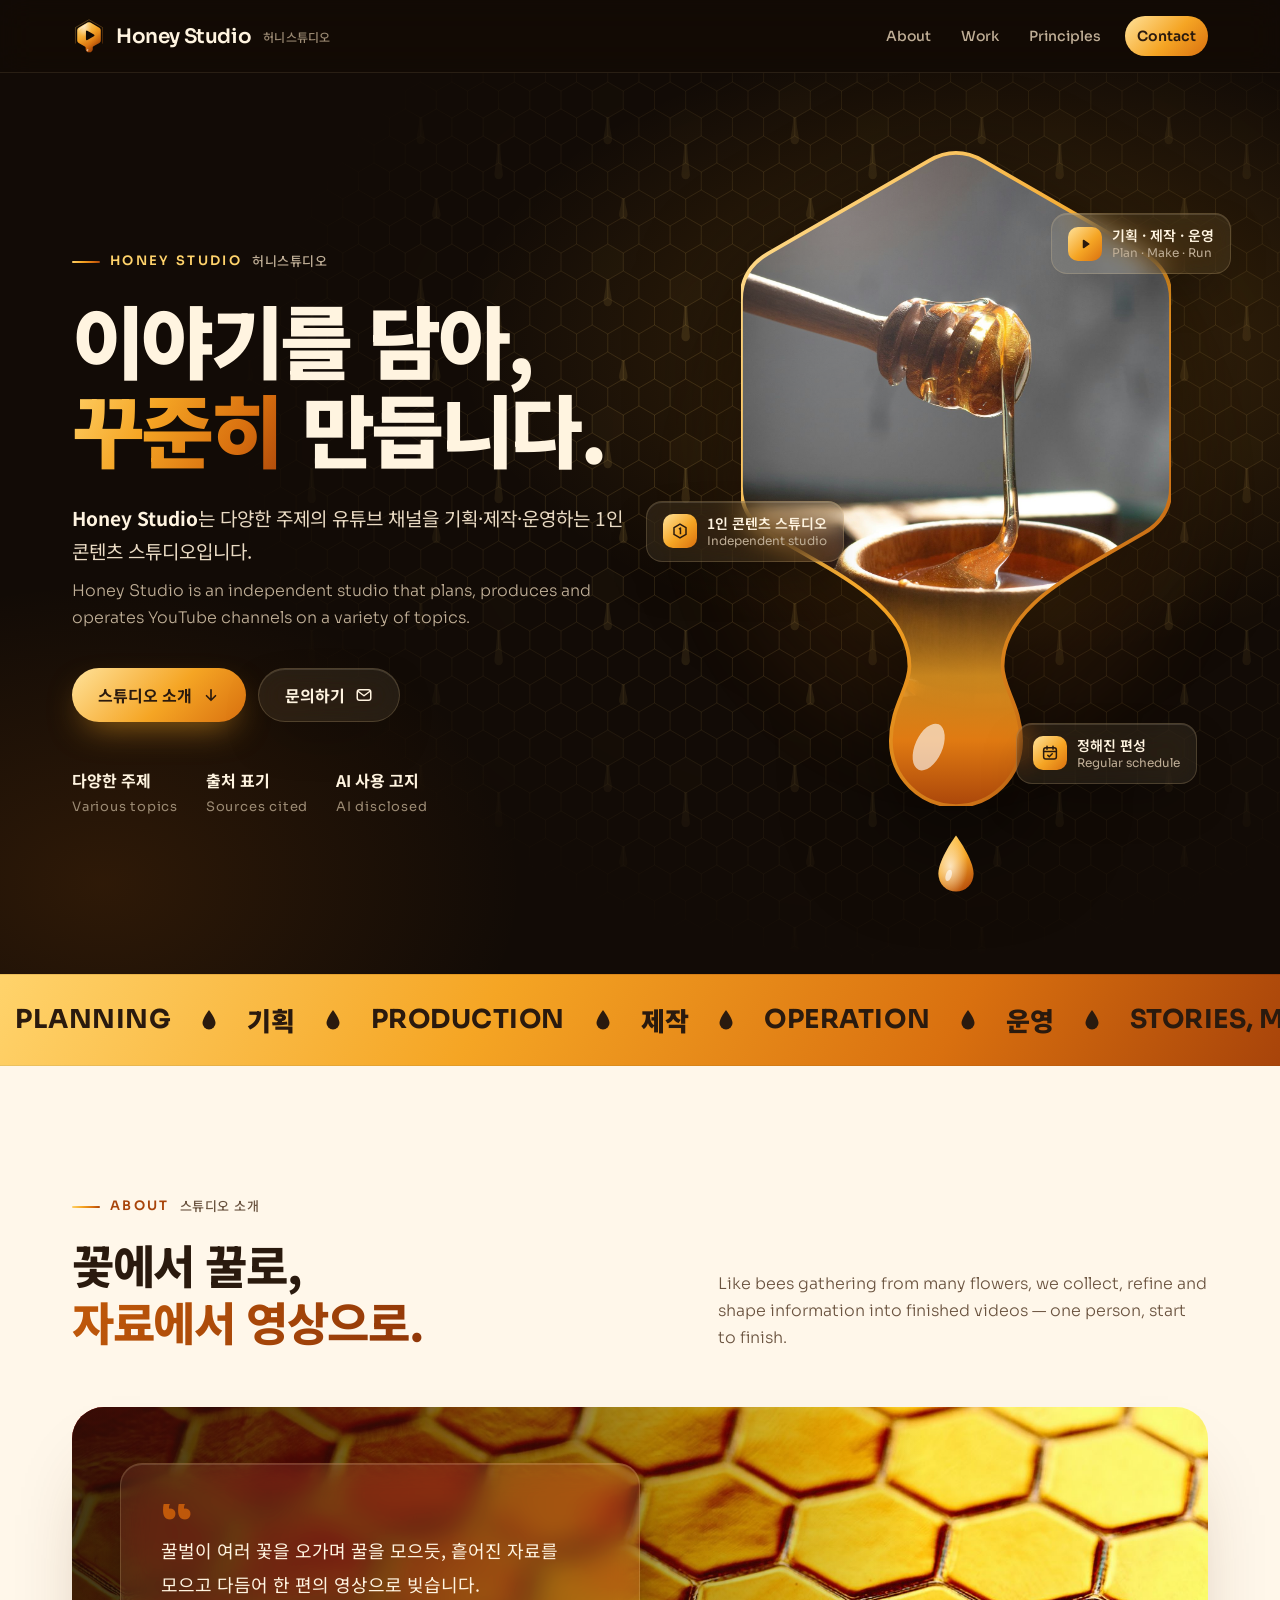
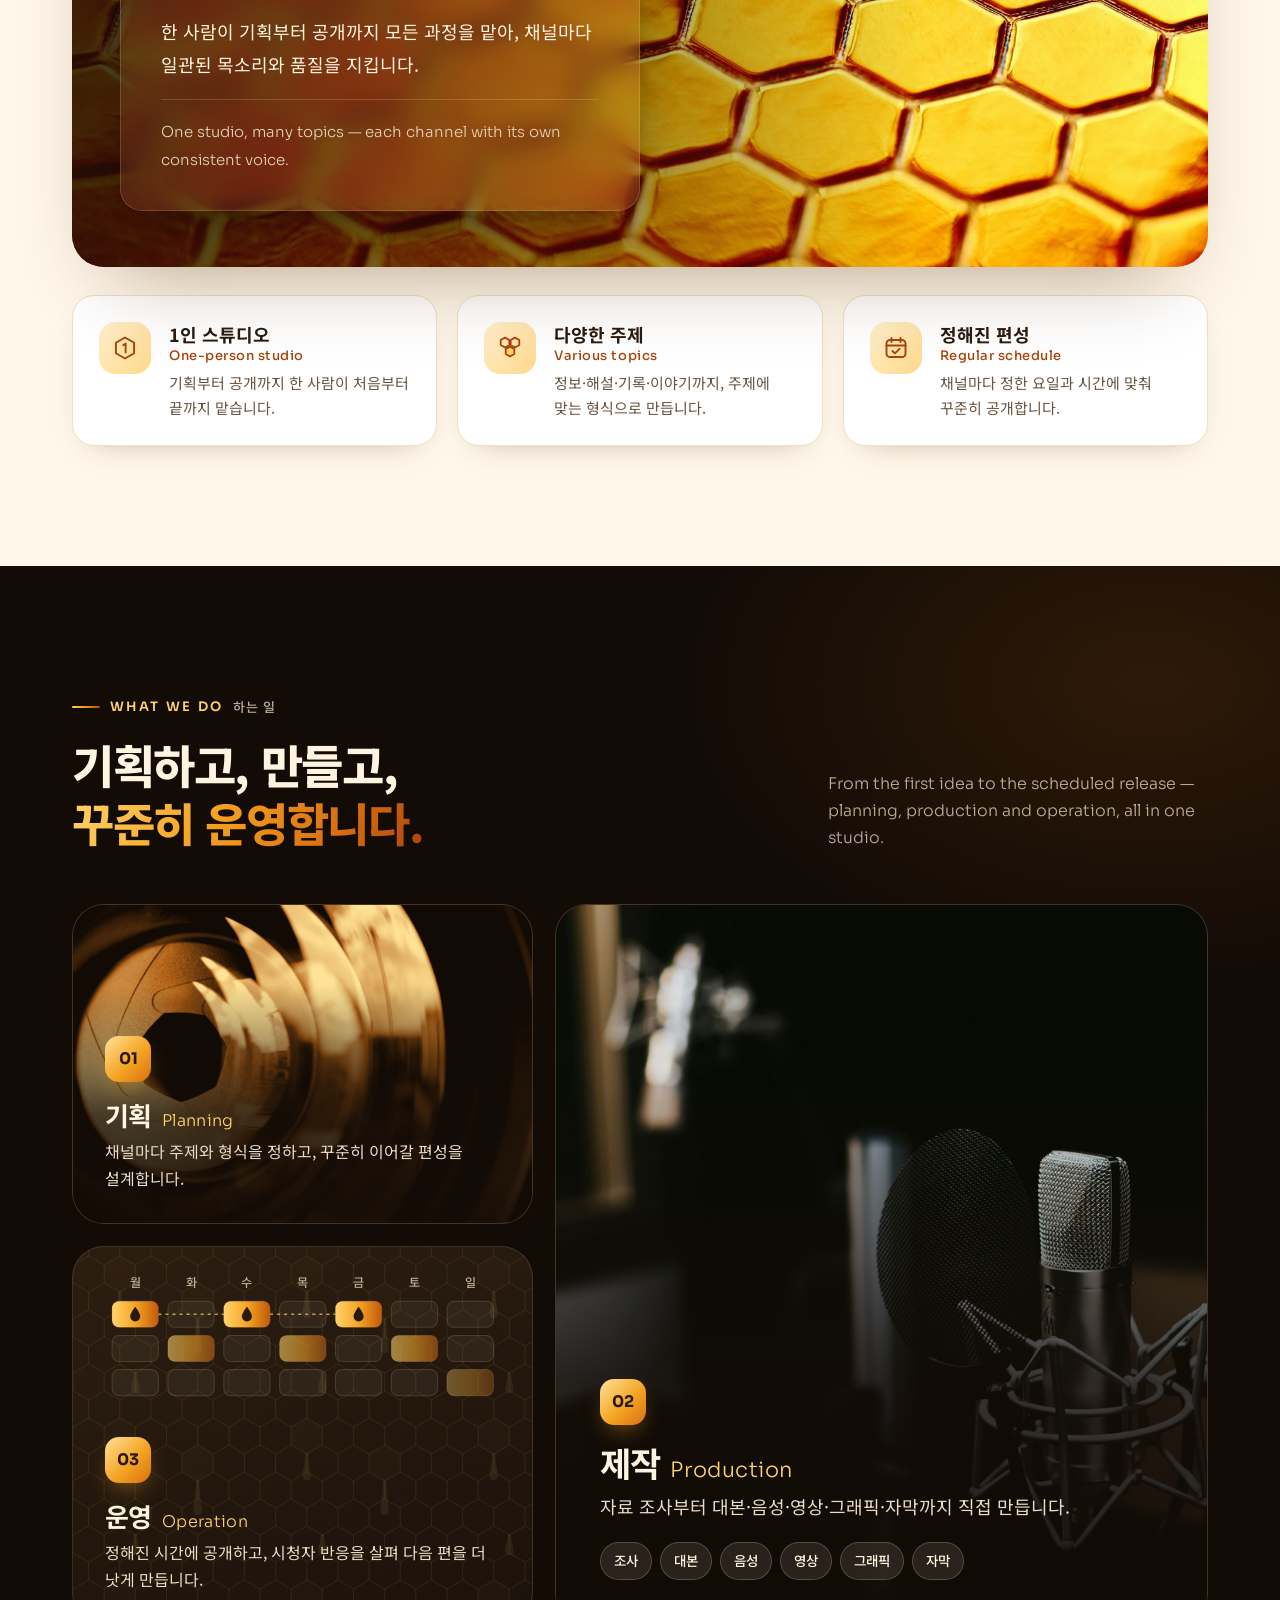
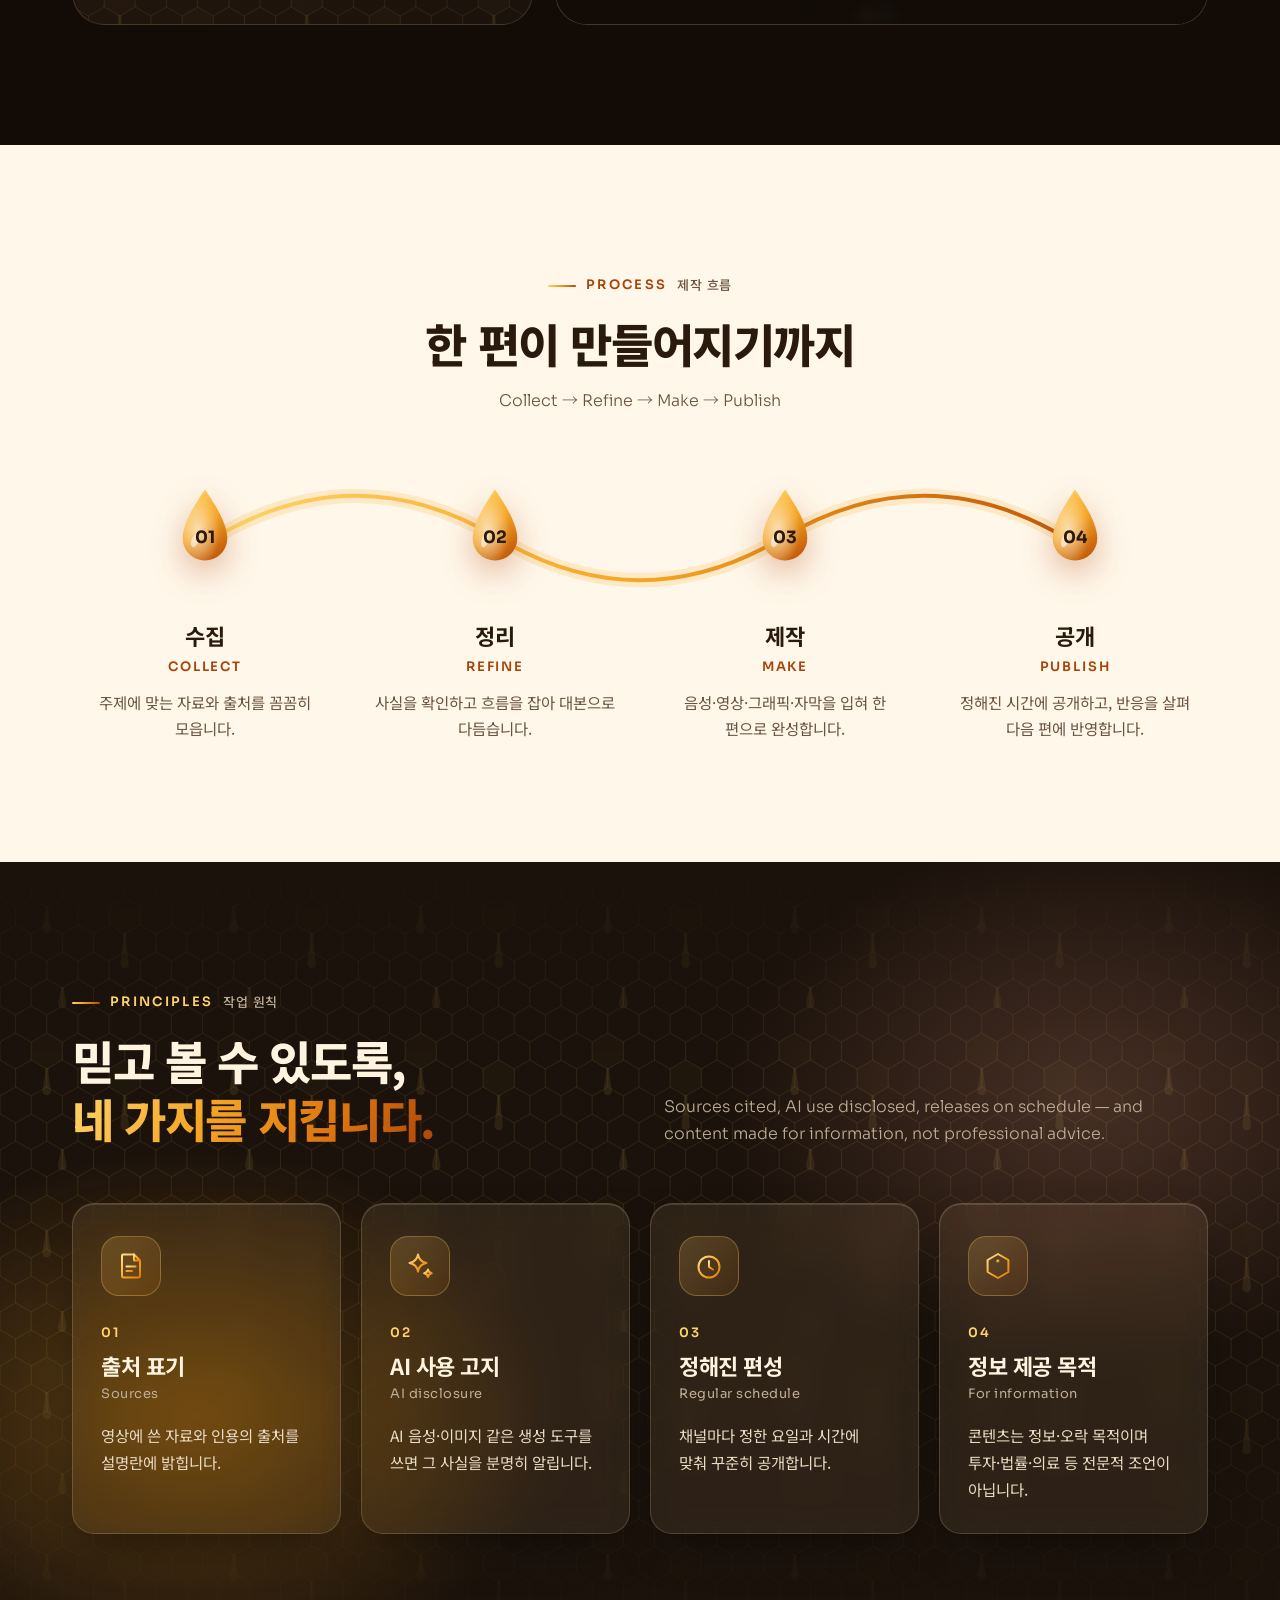
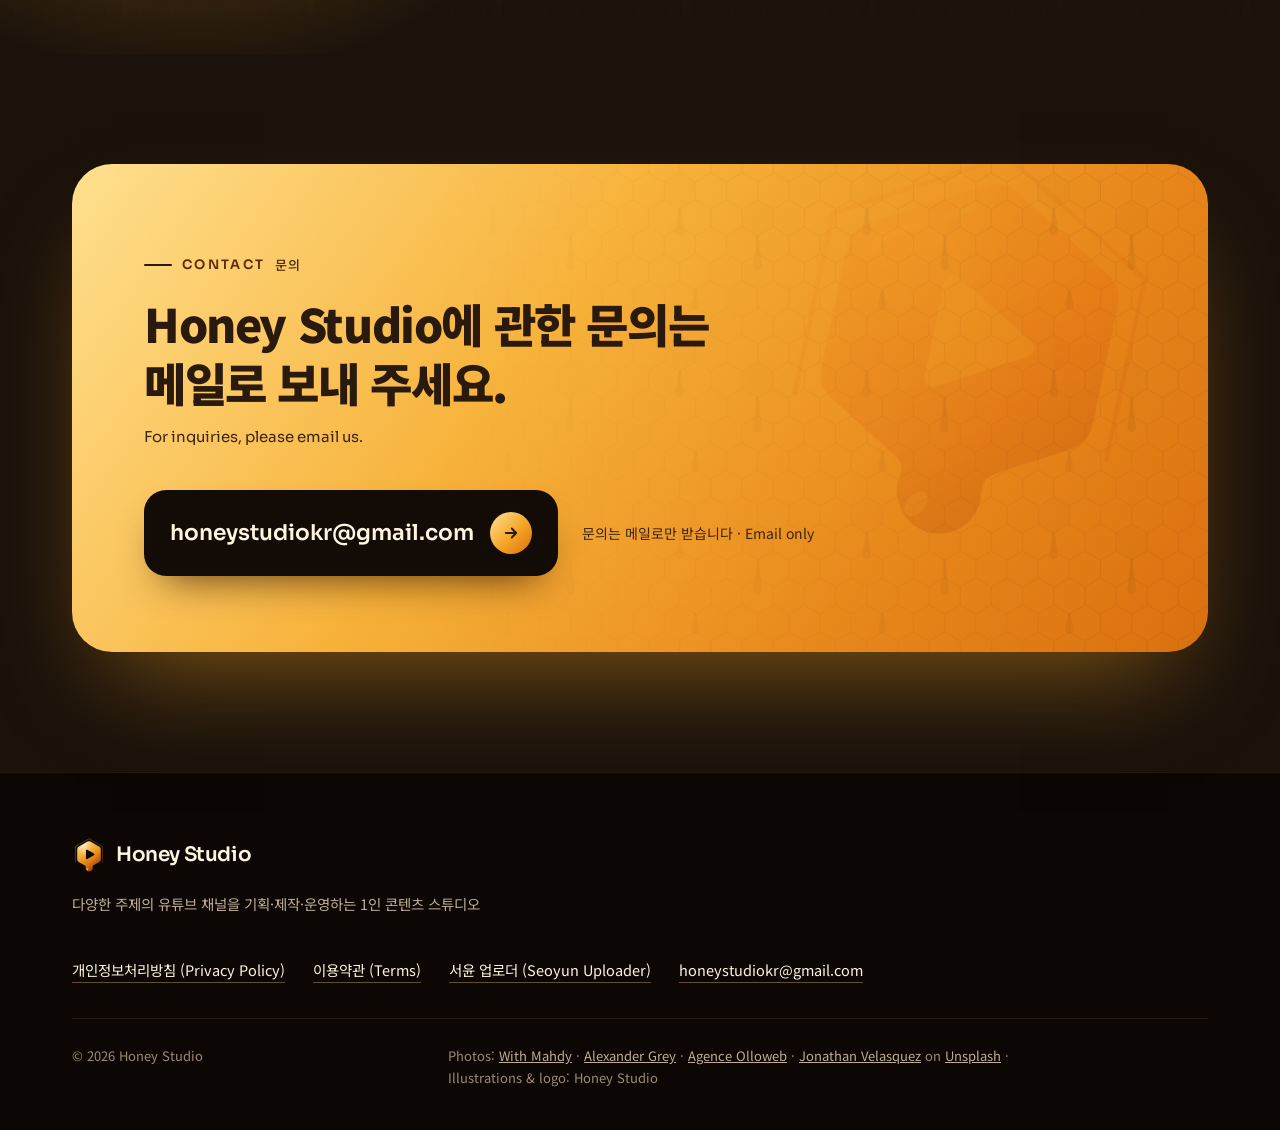
<file: index.html>
<!doctype html>
<html lang="ko">
<head>
<meta charset="utf-8">
<meta name="viewport" content="width=device-width,initial-scale=1">
<title>Honey Studio · 허니스튜디오</title>
<meta name="description" content="Honey Studio는 다양한 주제의 유튜브 채널을 기획·제작·운영하는 1인 콘텐츠 스튜디오입니다.">
<meta property="og:type" content="website">
<meta property="og:title" content="Honey Studio · 허니스튜디오">
<meta property="og:description" content="다양한 주제의 유튜브 채널을 기획·제작·운영하는 1인 콘텐츠 스튜디오">
<meta name="theme-color" content="#120b06">
<link rel="icon" href="assets/img/favicon.svg" type="image/svg+xml">
<link rel="icon" href="assets/img/favicon-32.png" sizes="32x32">
<link rel="apple-touch-icon" href="assets/img/apple-touch-icon.png">
<link rel="preconnect" href="https://fonts.googleapis.com">
<link rel="preconnect" href="https://fonts.gstatic.com" crossorigin>
<link href="https://fonts.googleapis.com/css2?family=Noto+Sans+KR:wght@300;400;500;700;900&family=Sora:wght@300;400;500;600;700;800&display=swap" rel="stylesheet">
<link rel="stylesheet" href="assets/css/style.css">
</head>
<body>
<a class="skip" href="#main">본문 바로가기</a>
<!-- 공용 그라디언트 정의 -->
<svg width="0" height="0" style="position:absolute" aria-hidden="true" focusable="false">
  <defs>
    <linearGradient id="ig" x1="0" y1="0" x2="1" y2="1"><stop offset="0" stop-color="#FFE29A"/><stop offset=".55" stop-color="#F5A524"/><stop offset="1" stop-color="#E07A12"/></linearGradient>
    <linearGradient id="dropG" x1=".2" y1="0" x2=".7" y2="1"><stop offset="0" stop-color="#FFD36B"/><stop offset=".5" stop-color="#F5A524"/><stop offset="1" stop-color="#C25A0A"/></linearGradient>
    <radialGradient id="dropGloss" cx=".34" cy=".58" r=".5"><stop offset="0" stop-color="#fff" stop-opacity=".65"/><stop offset="1" stop-color="#fff" stop-opacity="0"/></radialGradient>
    <linearGradient id="waveG" x1="0" y1="0" x2="1" y2="0"><stop offset="0" stop-color="#FFD36B"/><stop offset=".5" stop-color="#F5A524"/><stop offset="1" stop-color="#C25A0A"/></linearGradient>
    <symbol id="drop" viewBox="0 0 60 84"><path d="M30 2C30 2 6 34 6 54a24 24 0 0 0 48 0C54 34 30 2 30 2Z" fill="url(#dropG)"/><path d="M30 2C30 2 6 34 6 54a24 24 0 0 0 48 0C54 34 30 2 30 2Z" fill="url(#dropGloss)"/><ellipse cx="19" cy="57" rx="3.6" ry="7" transform="rotate(18 19 57)" fill="#fff" opacity=".55"/></symbol>
  </defs>
</svg>

<header class="site-header">
  <div class="wrap">
    <a class="brand" href="./" aria-label="Honey Studio 홈">
      <img src="assets/img/logo-mark.svg" alt="" width="34" height="34">
      <b>Honey Studio</b><small>허니스튜디오</small>
    </a>
    <nav class="nav" aria-label="주요 메뉴">
      <a href="#about">About</a>
      <a href="#work">Work</a>
      <a href="#principles">Principles</a>
      <a class="pill" href="#contact">Contact</a>
    </nav>
  </div>
</header>

<main id="main">
<!-- HERO -->
<section class="hero" aria-labelledby="hero-title">
  <div class="pattern" aria-hidden="true"></div>
  <div class="wrap">
    <div class="hero-copy">
      <span class="kicker">Honey Studio <span>허니스튜디오</span></span>
      <h1 id="hero-title">이야기를 담아,<br><span class="grad-text">꾸준히</span> 만듭니다.</h1>
      <p class="def"><strong>Honey Studio</strong>는 다양한 주제의 유튜브 채널을 기획·제작·운영하는 1인 콘텐츠 스튜디오입니다.</p>
      <p class="lead-en">Honey Studio is an independent studio that plans, produces and operates YouTube channels on a variety of topics.</p>
      <div class="btns">
        <a class="btn btn-primary" href="#about">스튜디오 소개
          <svg viewBox="0 0 24 24" fill="none" stroke="currentColor" stroke-width="2.2" stroke-linecap="round" stroke-linejoin="round" aria-hidden="true"><path d="M12 5v14M6 13l6 6 6-6"/></svg></a>
        <a class="btn btn-ghost glass" href="mailto:honeystudiokr@gmail.com">문의하기
          <svg viewBox="0 0 24 24" fill="none" stroke="currentColor" stroke-width="2" stroke-linecap="round" stroke-linejoin="round" aria-hidden="true"><rect x="3" y="5" width="18" height="14" rx="3"/><path d="m4 7 8 6 8-6"/></svg></a>
      </div>
      <div class="hero-meta">
        <div><b>다양한 주제</b>Various topics</div>
        <div><b>출처 표기</b>Sources cited</div>
        <div><b>AI 사용 고지</b>AI disclosed</div>
      </div>
    </div>

    <div class="hero-visual">
      <div class="glow" aria-hidden="true"></div>
      <svg class="frame" viewBox="15.36 8 69.28 106.5" role="img" aria-label="벌집 칸이 녹아 꿀방울로 떨어지는 모양의 액자 안, 나무 디퍼에서 그릇으로 흘러내리는 꿀 사진">
        <defs>
          <clipPath id="hd"><path d="M45.67 10.5Q50 8 54.33 10.5L80.31 25.5Q84.64 28 84.64 33L84.64 63Q84.64 68 80.31 70.5L72 75.3C65.9 78.8 57.5 84 57.5 92C57.5 95.5 60.5 98.5 60.5 104C60.5 109.8 55.8 114.5 50 114.5C44.2 114.5 39.5 109.8 39.5 104C39.5 98.5 42.5 95.5 42.5 92C42.5 84 34.1 78.8 28 75.3L19.69 70.5Q15.36 68 15.36 63L15.36 33Q15.36 28 19.69 25.5Z"/></clipPath>
          <linearGradient id="frStroke" x1="0" y1="0" x2="1" y2="1"><stop offset="0" stop-color="#FFE29A"/><stop offset=".5" stop-color="#F5A524"/><stop offset="1" stop-color="#A8440A"/></linearGradient>
          <linearGradient id="frMelt" x1="0" y1="0" x2="0" y2="1"><stop offset="0" stop-color="#F5A524" stop-opacity="0"/><stop offset=".42" stop-color="#F5A524" stop-opacity=".78"/><stop offset=".7" stop-color="#E07A12"/><stop offset="1" stop-color="#A8440A"/></linearGradient>
          <radialGradient id="frGloss" cx=".22" cy=".1" r=".55"><stop offset="0" stop-color="#fff" stop-opacity=".30"/><stop offset="1" stop-color="#fff" stop-opacity="0"/></radialGradient>
        </defs>
        <g clip-path="url(#hd)">
          <image href="assets/img/photo-honey-dipper.jpg" x="15.36" y="2" width="69.28" height="104" preserveAspectRatio="xMidYMid slice"/>
          <rect x="15" y="78" width="70" height="37" fill="url(#frMelt)"/>
          <rect x="15" y="8" width="70" height="107" fill="url(#frGloss)"/>
          <ellipse cx="45.6" cy="105" rx="2.2" ry="4" transform="rotate(24 45.6 105)" fill="#fff" opacity=".6"/>
        </g>
        <path d="M45.67 10.5Q50 8 54.33 10.5L80.31 25.5Q84.64 28 84.64 33L84.64 63Q84.64 68 80.31 70.5L72 75.3C65.9 78.8 57.5 84 57.5 92C57.5 95.5 60.5 98.5 60.5 104C60.5 109.8 55.8 114.5 50 114.5C44.2 114.5 39.5 109.8 39.5 104C39.5 98.5 42.5 95.5 42.5 92C42.5 84 34.1 78.8 28 75.3L19.69 70.5Q15.36 68 15.36 63L15.36 33Q15.36 28 19.69 25.5Z" fill="none" stroke="url(#frStroke)" stroke-width=".6"/>
      </svg>
      <div class="falling" aria-hidden="true"><img src="assets/img/drop.svg" alt="" width="44" height="62"></div>

      <div class="chip glass chip-1"><i aria-hidden="true"><svg viewBox="0 0 24 24" fill="#2a1a0e"><path d="M9 7.2v9.6c0 .8.9 1.3 1.6.8l7-4.8c.6-.4.6-1.2 0-1.6l-7-4.8c-.7-.5-1.6 0-1.6.8Z"/></svg></i><span>기획 · 제작 · 운영<small>Plan · Make · Run</small></span></div>
      <div class="chip glass chip-2"><i aria-hidden="true"><svg viewBox="0 0 24 24" fill="none" stroke="#2a1a0e" stroke-width="2" stroke-linejoin="round"><path d="M12 2.8 20 7.4v9.2l-8 4.6-8-4.6V7.4Z"/><path d="M10.6 9.4 12.6 8v8.4"/></svg></i><span>1인 콘텐츠 스튜디오<small>Independent studio</small></span></div>
      <div class="chip glass chip-3"><i aria-hidden="true"><svg viewBox="0 0 24 24" fill="none" stroke="#2a1a0e" stroke-width="2" stroke-linecap="round"><rect x="3.5" y="5" width="17" height="15" rx="3"/><path d="M3.5 10h17M8 3v4M16 3v4"/><path d="m9 15 2 2 4-4"/></svg></i><span>정해진 편성<small>Regular schedule</small></span></div>
    </div>
  </div>
</section>

<!-- KEYWORD BAND -->
<div class="band" aria-label="기획 Planning, 제작 Production, 운영 Operation">
  <div class="track">
    <ul aria-hidden="true">
      <li>PLANNING<svg viewBox="0 0 16 22"><path d="M8 1S1.5 9.5 1.5 14a6.5 6.5 0 0 0 13 0C14.5 9.5 8 1 8 1Z" fill="#2a1a0e"/></svg></li>
      <li class="kr">기획<svg viewBox="0 0 16 22"><path d="M8 1S1.5 9.5 1.5 14a6.5 6.5 0 0 0 13 0C14.5 9.5 8 1 8 1Z" fill="#2a1a0e"/></svg></li>
      <li>PRODUCTION<svg viewBox="0 0 16 22"><path d="M8 1S1.5 9.5 1.5 14a6.5 6.5 0 0 0 13 0C14.5 9.5 8 1 8 1Z" fill="#2a1a0e"/></svg></li>
      <li class="kr">제작<svg viewBox="0 0 16 22"><path d="M8 1S1.5 9.5 1.5 14a6.5 6.5 0 0 0 13 0C14.5 9.5 8 1 8 1Z" fill="#2a1a0e"/></svg></li>
      <li>OPERATION<svg viewBox="0 0 16 22"><path d="M8 1S1.5 9.5 1.5 14a6.5 6.5 0 0 0 13 0C14.5 9.5 8 1 8 1Z" fill="#2a1a0e"/></svg></li>
      <li class="kr">운영<svg viewBox="0 0 16 22"><path d="M8 1S1.5 9.5 1.5 14a6.5 6.5 0 0 0 13 0C14.5 9.5 8 1 8 1Z" fill="#2a1a0e"/></svg></li>
      <li>STORIES, MADE STEADILY<svg viewBox="0 0 16 22"><path d="M8 1S1.5 9.5 1.5 14a6.5 6.5 0 0 0 13 0C14.5 9.5 8 1 8 1Z" fill="#2a1a0e"/></svg></li>
    </ul>
    <ul aria-hidden="true">
      <li>PLANNING<svg viewBox="0 0 16 22"><path d="M8 1S1.5 9.5 1.5 14a6.5 6.5 0 0 0 13 0C14.5 9.5 8 1 8 1Z" fill="#2a1a0e"/></svg></li>
      <li class="kr">기획<svg viewBox="0 0 16 22"><path d="M8 1S1.5 9.5 1.5 14a6.5 6.5 0 0 0 13 0C14.5 9.5 8 1 8 1Z" fill="#2a1a0e"/></svg></li>
      <li>PRODUCTION<svg viewBox="0 0 16 22"><path d="M8 1S1.5 9.5 1.5 14a6.5 6.5 0 0 0 13 0C14.5 9.5 8 1 8 1Z" fill="#2a1a0e"/></svg></li>
      <li class="kr">제작<svg viewBox="0 0 16 22"><path d="M8 1S1.5 9.5 1.5 14a6.5 6.5 0 0 0 13 0C14.5 9.5 8 1 8 1Z" fill="#2a1a0e"/></svg></li>
      <li>OPERATION<svg viewBox="0 0 16 22"><path d="M8 1S1.5 9.5 1.5 14a6.5 6.5 0 0 0 13 0C14.5 9.5 8 1 8 1Z" fill="#2a1a0e"/></svg></li>
      <li class="kr">운영<svg viewBox="0 0 16 22"><path d="M8 1S1.5 9.5 1.5 14a6.5 6.5 0 0 0 13 0C14.5 9.5 8 1 8 1Z" fill="#2a1a0e"/></svg></li>
      <li>STORIES, MADE STEADILY<svg viewBox="0 0 16 22"><path d="M8 1S1.5 9.5 1.5 14a6.5 6.5 0 0 0 13 0C14.5 9.5 8 1 8 1Z" fill="#2a1a0e"/></svg></li>
    </ul>
  </div>
</div>

<!-- ABOUT -->
<section id="about" class="light sec-pad" aria-labelledby="about-title">
  <div class="wrap">
    <div class="about-head">
      <div>
        <span class="kicker">About <span>스튜디오 소개</span></span>
        <h2 class="h2" id="about-title">꽃에서 꿀로,<br><span class="grad-text">자료에서 영상으로.</span></h2>
      </div>
      <p class="lead-en">Like bees gathering from many flowers, we collect, refine and shape information into finished videos — one person, start to finish.</p>
    </div>

    <div class="banner">
      <img src="assets/img/photo-honeycomb.jpg" alt="빛을 받아 금빛으로 반짝이는 육각형 벌집 근접 사진" width="1800" height="1200">
      <div class="card glass">
        <span class="quote-mark grad-text" aria-hidden="true">“</span>
        <p>꿀벌이 여러 꽃을 오가며 꿀을 모으듯, 흩어진 자료를 모으고 다듬어 한 편의 영상으로 빚습니다.</p>
        <p>한 사람이 기획부터 공개까지 모든 과정을 맡아, 채널마다 일관된 목소리와 품질을 지킵니다.</p>
        <p class="lead-en">One studio, many topics — each channel with its own consistent voice.</p>
      </div>
    </div>

    <div class="facts">
      <div class="fact">
        <span class="ico" aria-hidden="true"><svg viewBox="0 0 26 26" fill="none" stroke="#a8440a" stroke-width="1.9" stroke-linejoin="round" stroke-linecap="round"><path d="M13 2.5 22.1 7.75v10.5L13 23.5 3.9 18.25V7.75Z"/><path d="M11.2 10.2 13.6 8.6v9"/></svg></span>
        <div><h3>1인 스튜디오<span>One-person studio</span></h3><p>기획부터 공개까지 한 사람이 처음부터 끝까지 맡습니다.</p></div>
      </div>
      <div class="fact">
        <span class="ico" aria-hidden="true"><svg viewBox="0 0 26 26" fill="none" stroke="#a8440a" stroke-width="1.8" stroke-linejoin="round"><path d="M8 2.6 12.3 5v5L8 12.5 3.7 10V5Z"/><path d="M18 2.6 22.3 5v5L18 12.5 13.7 10V5Z"/><path d="M13 11.6 17.3 14v5L13 21.5 8.7 19v-5Z" fill="#ffd36b"/></svg></span>
        <div><h3>다양한 주제<span>Various topics</span></h3><p>정보·해설·기록·이야기까지, 주제에 맞는 형식으로 만듭니다.</p></div>
      </div>
      <div class="fact">
        <span class="ico" aria-hidden="true"><svg viewBox="0 0 26 26" fill="none" stroke="#a8440a" stroke-width="1.9" stroke-linecap="round" stroke-linejoin="round"><rect x="3.5" y="5" width="19" height="17" rx="3.5"/><path d="M3.5 10.5h19M8.5 3v4M17.5 3v4"/><path d="m9.5 16 2.4 2.4 4.6-4.6"/></svg></span>
        <div><h3>정해진 편성<span>Regular schedule</span></h3><p>채널마다 정한 요일과 시간에 맞춰 꾸준히 공개합니다.</p></div>
      </div>
    </div>
  </div>
</section>

<!-- WORK -->
<section id="work" class="work sec-pad" aria-labelledby="work-title">
  <div class="wrap">
    <div class="work-head">
      <div>
        <span class="kicker">What we do <span>하는 일</span></span>
        <h2 class="h2" id="work-title">기획하고, 만들고,<br><span class="grad-text">꾸준히 운영합니다.</span></h2>
      </div>
      <p class="lead-en">From the first idea to the scheduled release — planning, production and operation, all in one studio.</p>
    </div>

    <div class="bento">
      <article class="tile t-plan">
        <img src="assets/img/photo-aperture.jpg" alt="조리개 날이 육각형으로 모인 카메라 렌즈 근접 사진" width="1400" height="929">
        <div class="body">
          <span class="num">01</span>
          <h3>기획<span>Planning</span></h3>
          <p>채널마다 주제와 형식을 정하고, 꾸준히 이어갈 편성을 설계합니다.</p>
        </div>
      </article>

      <article class="tile t-make">
        <img src="assets/img/photo-microphone.jpg" alt="어두운 녹음 스튜디오에 설치된 콘덴서 마이크" width="1400" height="933">
        <div class="body">
          <span class="num">02</span>
          <h3>제작<span>Production</span></h3>
          <p>자료 조사부터 대본·음성·영상·그래픽·자막까지 직접 만듭니다.</p>
          <ul class="tags" aria-label="제작 과정">
            <li>조사</li><li>대본</li><li>음성</li><li>영상</li><li>그래픽</li><li>자막</li>
          </ul>
        </div>
      </article>

      <article class="tile t-run">
        <div class="sched">
          <svg viewBox="0 0 400 134" role="img" aria-label="요일별 공개 일정을 꿀방울 표시로 나타낸 주간 편성표 그림">
            <g font-family="Noto Sans KR, sans-serif" font-size="12" font-weight="500" fill="#bfae96" text-anchor="middle">
              <text x="34" y="14">월</text><text x="89.5" y="14">화</text><text x="145" y="14">수</text><text x="200.5" y="14">목</text><text x="256" y="14">금</text><text x="311.5" y="14">토</text><text x="367" y="14">일</text>
            </g>
            <g fill="rgba(255,244,224,.05)" stroke="rgba(255,220,160,.16)">
              <rect x="11" y="28" width="46" height="26" rx="7"/><rect x="66.5" y="28" width="46" height="26" rx="7"/><rect x="122" y="28" width="46" height="26" rx="7"/><rect x="177.5" y="28" width="46" height="26" rx="7"/><rect x="233" y="28" width="46" height="26" rx="7"/><rect x="288.5" y="28" width="46" height="26" rx="7"/><rect x="344" y="28" width="46" height="26" rx="7"/>
              <rect x="11" y="62" width="46" height="26" rx="7"/><rect x="66.5" y="62" width="46" height="26" rx="7"/><rect x="122" y="62" width="46" height="26" rx="7"/><rect x="177.5" y="62" width="46" height="26" rx="7"/><rect x="233" y="62" width="46" height="26" rx="7"/><rect x="288.5" y="62" width="46" height="26" rx="7"/><rect x="344" y="62" width="46" height="26" rx="7"/>
              <rect x="11" y="96" width="46" height="26" rx="7"/><rect x="66.5" y="96" width="46" height="26" rx="7"/><rect x="122" y="96" width="46" height="26" rx="7"/><rect x="177.5" y="96" width="46" height="26" rx="7"/><rect x="233" y="96" width="46" height="26" rx="7"/><rect x="288.5" y="96" width="46" height="26" rx="7"/><rect x="344" y="96" width="46" height="26" rx="7"/>
            </g>
            <g fill="url(#waveG)">
              <rect x="11" y="28" width="46" height="26" rx="7"/><rect x="122" y="28" width="46" height="26" rx="7"/><rect x="233" y="28" width="46" height="26" rx="7"/>
              <rect x="66.5" y="62" width="46" height="26" rx="7" opacity=".55"/><rect x="177.5" y="62" width="46" height="26" rx="7" opacity=".55"/><rect x="288.5" y="62" width="46" height="26" rx="7" opacity=".55"/>
              <rect x="344" y="96" width="46" height="26" rx="7" opacity=".3"/>
            </g>
            <g fill="#2a1a0e">
              <path d="M34 33.5s-5 6.4-5 9.6a5 5 0 0 0 10 0c0-3.2-5-9.6-5-9.6Z"/><path d="M145 33.5s-5 6.4-5 9.6a5 5 0 0 0 10 0c0-3.2-5-9.6-5-9.6Z"/><path d="M256 33.5s-5 6.4-5 9.6a5 5 0 0 0 10 0c0-3.2-5-9.6-5-9.6Z"/>
            </g>
            <g fill="none" stroke="#ffd36b" stroke-width="1.4" stroke-dasharray="3 4" opacity=".7"><path d="M57 41h65M168 41h65"/></g>
          </svg>
        </div>
        <div class="body">
          <span class="num">03</span>
          <h3>운영<span>Operation</span></h3>
          <p>정해진 시간에 공개하고, 시청자 반응을 살펴 다음 편을 더 낫게 만듭니다.</p>
        </div>
      </article>
    </div>
  </div>
</section>

<!-- PROCESS -->
<section id="process" class="light sec-pad" aria-labelledby="process-title">
  <div class="wrap">
    <div class="process-head">
      <span class="kicker">Process <span>제작 흐름</span></span>
      <h2 class="h2" id="process-title">한 편이 만들어지기까지</h2>
      <p class="lead-en">Collect → Refine → Make → Publish</p>
    </div>
    <div class="steps-wrap">
    <svg class="wave" viewBox="0 0 1000 120" preserveAspectRatio="none" aria-hidden="true">
        <path d="M125 60C208 4 292 4 375 60S542 116 625 60 792 4 875 60" fill="none" stroke="#f5a524" stroke-opacity=".18" stroke-width="14" vector-effect="non-scaling-stroke" stroke-linecap="round"/>
        <path d="M125 60C208 4 292 4 375 60S542 116 625 60 792 4 875 60" fill="none" stroke="url(#waveG)" stroke-width="4" vector-effect="non-scaling-stroke" stroke-linecap="round"/>
    </svg>
    <ol class="steps">
      <li class="step"><span class="drop"><svg aria-hidden="true"><use href="#drop"/></svg><b>01</b></span><h3>수집<span>Collect</span></h3><p>주제에 맞는 자료와 출처를 꼼꼼히 모읍니다.</p></li>
      <li class="step"><span class="drop"><svg aria-hidden="true"><use href="#drop"/></svg><b>02</b></span><h3>정리<span>Refine</span></h3><p>사실을 확인하고 흐름을 잡아 대본으로 다듬습니다.</p></li>
      <li class="step"><span class="drop"><svg aria-hidden="true"><use href="#drop"/></svg><b>03</b></span><h3>제작<span>Make</span></h3><p>음성·영상·그래픽·자막을 입혀 한 편으로 완성합니다.</p></li>
      <li class="step"><span class="drop"><svg aria-hidden="true"><use href="#drop"/></svg><b>04</b></span><h3>공개<span>Publish</span></h3><p>정해진 시간에 공개하고, 반응을 살펴 다음 편에 반영합니다.</p></li>
    </ol>
    </div>
  </div>
</section>

<!-- PRINCIPLES -->
<section id="principles" class="principles sec-pad" aria-labelledby="pr-title">
  <div class="bg" aria-hidden="true"></div>
  <div class="wrap">
    <div class="pr-head">
      <div>
        <span class="kicker">Principles <span>작업 원칙</span></span>
        <h2 class="h2" id="pr-title">믿고 볼 수 있도록,<br><span class="grad-text">네 가지를 지킵니다.</span></h2>
      </div>
      <p class="lead-en">Sources cited, AI use disclosed, releases on schedule — and content made for information, not professional advice.</p>
    </div>
    <div class="cards">
      <article class="pcard glass">
        <span class="ico" aria-hidden="true"><svg viewBox="0 0 30 30" fill="none" stroke="url(#ig)" stroke-width="2" stroke-linecap="round" stroke-linejoin="round"><path d="M7 3.5h11l6 6V25a1.5 1.5 0 0 1-1.5 1.5h-15A1.5 1.5 0 0 1 6 25V5a1.5 1.5 0 0 1 1-1.5Z"/><path d="M18 3.5V9.5h6"/><path d="M10.5 15.5h9M10.5 20h5.5"/></svg></span>
        <span class="n">01</span>
        <h3>출처 표기</h3><span class="en">Sources</span>
        <p>영상에 쓴 자료와 인용의 출처를 설명란에 밝힙니다.</p>
      </article>
      <article class="pcard glass">
        <span class="ico" aria-hidden="true"><svg viewBox="0 0 30 30" fill="none" stroke="url(#ig)" stroke-width="2" stroke-linecap="round" stroke-linejoin="round"><path d="M13 3.5c.9 5.2 3.3 7.6 8.5 8.5-5.2.9-7.6 3.3-8.5 8.5-.9-5.2-3.3-7.6-8.5-8.5 5.2-.9 7.6-3.3 8.5-8.5Z"/><path d="M23 18.5c.4 2.3 1.5 3.4 3.8 3.8-2.3.4-3.4 1.5-3.8 3.8-.4-2.3-1.5-3.4-3.8-3.8 2.3-.4 3.4-1.5 3.8-3.8Z"/></svg></span>
        <span class="n">02</span>
        <h3>AI 사용 고지</h3><span class="en">AI disclosure</span>
        <p>AI 음성·이미지 같은 생성 도구를 쓰면 그 사실을 분명히 알립니다.</p>
      </article>
      <article class="pcard glass">
        <span class="ico" aria-hidden="true"><svg viewBox="0 0 30 30" fill="none" stroke="url(#ig)" stroke-width="2" stroke-linecap="round" stroke-linejoin="round"><circle cx="15" cy="16" r="10.5"/><path d="M15 10v6l4 2.5"/><path d="M11 3h8"/></svg></span>
        <span class="n">03</span>
        <h3>정해진 편성</h3><span class="en">Regular schedule</span>
        <p>채널마다 정한 요일과 시간에 맞춰 꾸준히 공개합니다.</p>
      </article>
      <article class="pcard glass">
        <span class="ico" aria-hidden="true"><svg viewBox="0 0 30 30" fill="none" stroke="url(#ig)" stroke-width="2" stroke-linecap="round" stroke-linejoin="round"><path d="M15 3 25.4 9v12L15 27 4.6 21V9Z"/><path d="M15 14v7"/><circle cx="15" cy="10" r=".6" fill="#F5A524"/></svg></span>
        <span class="n">04</span>
        <h3>정보 제공 목적</h3><span class="en">For information</span>
        <p>콘텐츠는 정보·오락 목적이며 투자·법률·의료 등 전문적 조언이 아닙니다.</p>
      </article>
    </div>
  </div>
</section>

<!-- CONTACT -->
<section id="contact" class="contact" aria-labelledby="contact-title">
  <div class="wrap">
    <div class="cpanel">
      <div class="bgpat" aria-hidden="true"></div>
      <img class="bgmark" src="assets/img/logo-mark.svg" alt="" width="460" height="460">
      <div>
        <span class="kicker">Contact <span>문의</span></span>
        <h2 id="contact-title">Honey Studio에 관한 문의는<br class="d-only"> 메일로 보내 주세요.</h2>
        <p class="en">For inquiries, please email us.</p>
      </div>
      <div class="mail">
        <a href="mailto:honeystudiokr@gmail.com"><span>honeystudiokr@gmail.com</span><span class="arrow" aria-hidden="true"><svg viewBox="0 0 24 24" fill="none" stroke="#2a1a0e" stroke-width="2.4" stroke-linecap="round" stroke-linejoin="round"><path d="M5 12h14M13 6l6 6-6 6"/></svg></span></a>
        <small>문의는 메일로만 받습니다 · Email only</small>
      </div>
    </div>
  </div>
</section>
</main>

<footer class="site-footer">
  <div class="wrap">
    <div class="f-top">
      <div class="f-brand">
        <a class="brand" href="./" aria-label="Honey Studio 홈"><img src="assets/img/logo-mark.svg" alt="" width="34" height="34"><b>Honey Studio</b></a>
        <p>다양한 주제의 유튜브 채널을 기획·제작·운영하는 1인 콘텐츠 스튜디오</p>
      </div>
      <ul class="f-links">
        <li><a href="privacy.html">개인정보처리방침 (Privacy Policy)</a></li>
        <li><a href="terms.html">이용약관 (Terms)</a></li>
        <li><a href="uploader/">서윤 업로더 (Seoyun Uploader)</a></li>
        <li><a href="mailto:honeystudiokr@gmail.com">honeystudiokr@gmail.com</a></li>
      </ul>
    </div>
    <div class="f-bottom">
      <span>© 2026 Honey Studio</span>
      <span class="credits">Photos: <a href="https://unsplash.com/photos/FiksIuf61h0">With Mahdy</a> · <a href="https://unsplash.com/photos/BucjGtyv58A">Alexander Grey</a> · <a href="https://unsplash.com/photos/9wYdW55NbnY">Agence Olloweb</a> · <a href="https://unsplash.com/photos/c1ZN57GfDB0">Jonathan Velasquez</a> on <a href="https://unsplash.com/license">Unsplash</a> · <span class="nw">Illustrations &amp; logo: Honey Studio</span></span>
    </div>
  </div>
</footer>
</body>
</html>
</file>
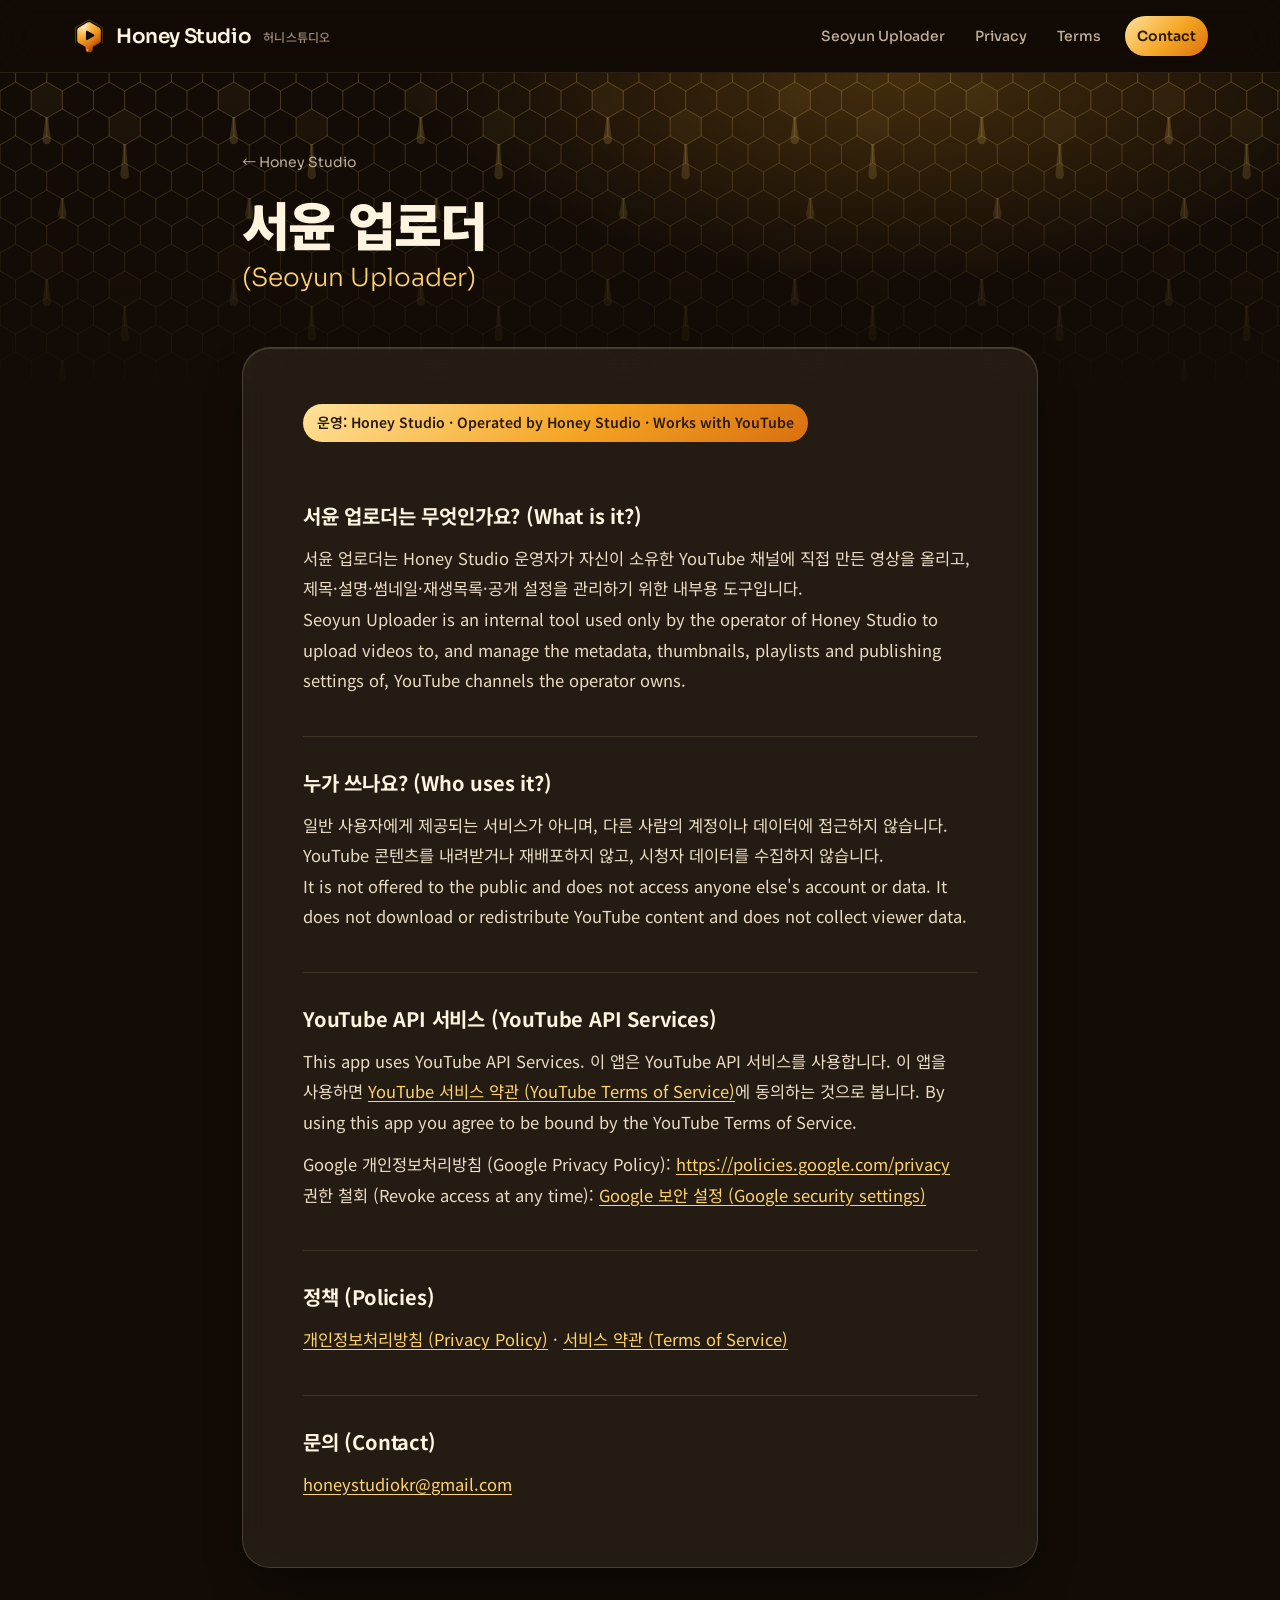
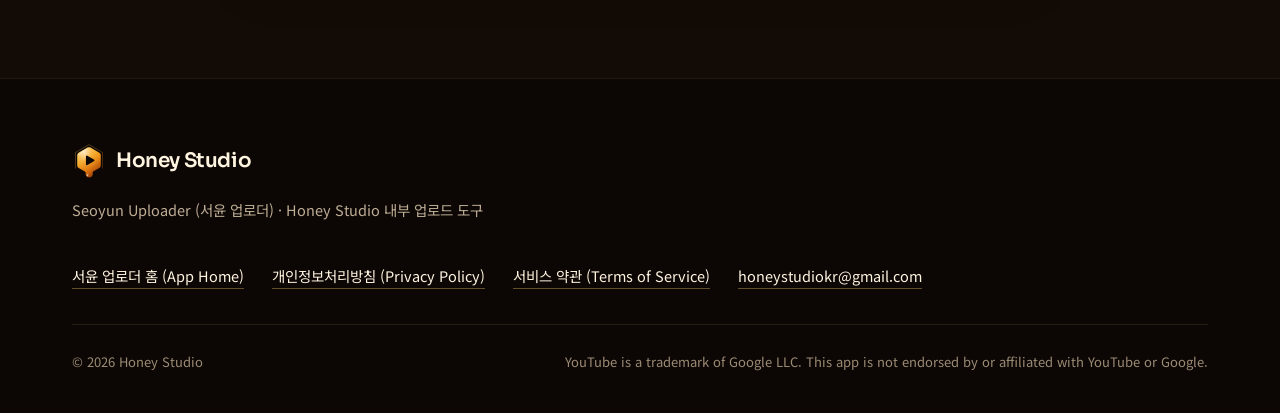
<file: uploader/index.html>
<!doctype html>
<html lang="ko">
<head>
<meta charset="utf-8">
<meta name="viewport" content="width=device-width,initial-scale=1">
<title>서윤 업로더 (Seoyun Uploader) – Honey Studio</title>
<meta name="description" content="Honey Studio 내부 YouTube 업로드 도구 서윤 업로더 (Seoyun Uploader)">
<meta property="og:type" content="website">
<meta property="og:title" content="서윤 업로더 (Seoyun Uploader) – Honey Studio">
<meta property="og:description" content="Honey Studio 내부 YouTube 업로드 도구 서윤 업로더 (Seoyun Uploader)">
<meta name="theme-color" content="#120b06">
<link rel="icon" href="../assets/img/favicon.svg" type="image/svg+xml">
<link rel="icon" href="../assets/img/favicon-32.png" sizes="32x32">
<link rel="apple-touch-icon" href="../assets/img/apple-touch-icon.png">
<link rel="preconnect" href="https://fonts.googleapis.com">
<link rel="preconnect" href="https://fonts.gstatic.com" crossorigin>
<link href="https://fonts.googleapis.com/css2?family=Noto+Sans+KR:wght@300;400;500;700;900&family=Sora:wght@300;400;500;600;700;800&display=swap" rel="stylesheet">
<link rel="stylesheet" href="../assets/css/style.css">
</head>
<body>
<a class="skip" href="#main">본문 바로가기</a>
<header class="site-header">
  <div class="wrap">
    <a class="brand" href="../" aria-label="Honey Studio 홈">
      <img src="../assets/img/logo-mark.svg" alt="" width="34" height="34">
      <b>Honey Studio</b><small>허니스튜디오</small>
    </a>
    <nav class="nav" aria-label="서윤 업로더 메뉴">
      <a href="./">Seoyun Uploader</a>
      <a href="privacy.html">Privacy</a>
      <a href="terms.html">Terms</a>
      <a class="pill" href="mailto:honeystudiokr@gmail.com">Contact</a>
    </nav>
  </div>
</header>
<main id="main">
<section class="doc-hero">
  <div class="pattern" aria-hidden="true"></div>
  <div class="wrap">
    <a class="back" href="../">← Honey Studio</a>
    <h1>서윤 업로더 <span>(Seoyun Uploader)</span></h1>
  </div>
</section>
<div class="doc">
<article class="glass">
<p class="eff">운영: Honey Studio · Operated by Honey Studio · Works with YouTube</p>
<h2>서윤 업로더는 무엇인가요? (What is it?)</h2>
<p>서윤 업로더는 Honey Studio 운영자가 자신이 소유한 YouTube 채널에 직접 만든 영상을 올리고, 제목·설명·썸네일·재생목록·공개 설정을 관리하기 위한 내부용 도구입니다.<br>Seoyun Uploader is an internal tool used only by the operator of Honey Studio to upload videos to, and manage the metadata, thumbnails, playlists and publishing settings of, YouTube channels the operator owns.</p>
<h2>누가 쓰나요? (Who uses it?)</h2>
<p>일반 사용자에게 제공되는 서비스가 아니며, 다른 사람의 계정이나 데이터에 접근하지 않습니다. YouTube 콘텐츠를 내려받거나 재배포하지 않고, 시청자 데이터를 수집하지 않습니다.<br>It is not offered to the public and does not access anyone else's account or data. It does not download or redistribute YouTube content and does not collect viewer data.</p>
<h2>YouTube API 서비스 (YouTube API Services)</h2>
<p>This app uses YouTube API Services. 이 앱은 YouTube API 서비스를 사용합니다. 이 앱을 사용하면 <a href="https://www.youtube.com/t/terms">YouTube 서비스 약관 (YouTube Terms of Service)</a>에 동의하는 것으로 봅니다. By using this app you agree to be bound by the YouTube Terms of Service.</p>
<p>Google 개인정보처리방침 (Google Privacy Policy): <a href="https://policies.google.com/privacy">https://policies.google.com/privacy</a><br>권한 철회 (Revoke access at any time): <a href="https://security.google.com/settings/security/permissions">Google 보안 설정 (Google security settings)</a></p>
<h2>정책 (Policies)</h2>
<p><a href="privacy.html">개인정보처리방침 (Privacy Policy)</a> · <a href="terms.html">서비스 약관 (Terms of Service)</a></p>
<h2>문의 (Contact)</h2>
<p><a href="mailto:honeystudiokr@gmail.com">honeystudiokr@gmail.com</a></p>
</article>
</div>
</main>
<footer class="site-footer">
  <div class="wrap">
    <div class="f-top">
      <div class="f-brand">
        <a class="brand" href="../" aria-label="Honey Studio 홈"><img src="../assets/img/logo-mark.svg" alt="" width="34" height="34"><b>Honey Studio</b></a>
        <p>Seoyun Uploader (서윤 업로더) · Honey Studio 내부 업로드 도구</p>
      </div>
      <ul class="f-links">
        <li><a href="./">서윤 업로더 홈 (App Home)</a></li>
        <li><a href="privacy.html">개인정보처리방침 (Privacy Policy)</a></li>
        <li><a href="terms.html">서비스 약관 (Terms of Service)</a></li>
        <li><a href="mailto:honeystudiokr@gmail.com">honeystudiokr@gmail.com</a></li>
      </ul>
    </div>
    <div class="f-bottom">
      <span>© 2026 Honey Studio</span>
      <span class="credits">YouTube is a trademark of Google LLC. This app is not endorsed by or affiliated with YouTube or Google.</span>
    </div>
  </div>
</footer>
</body>
</html>
</file>
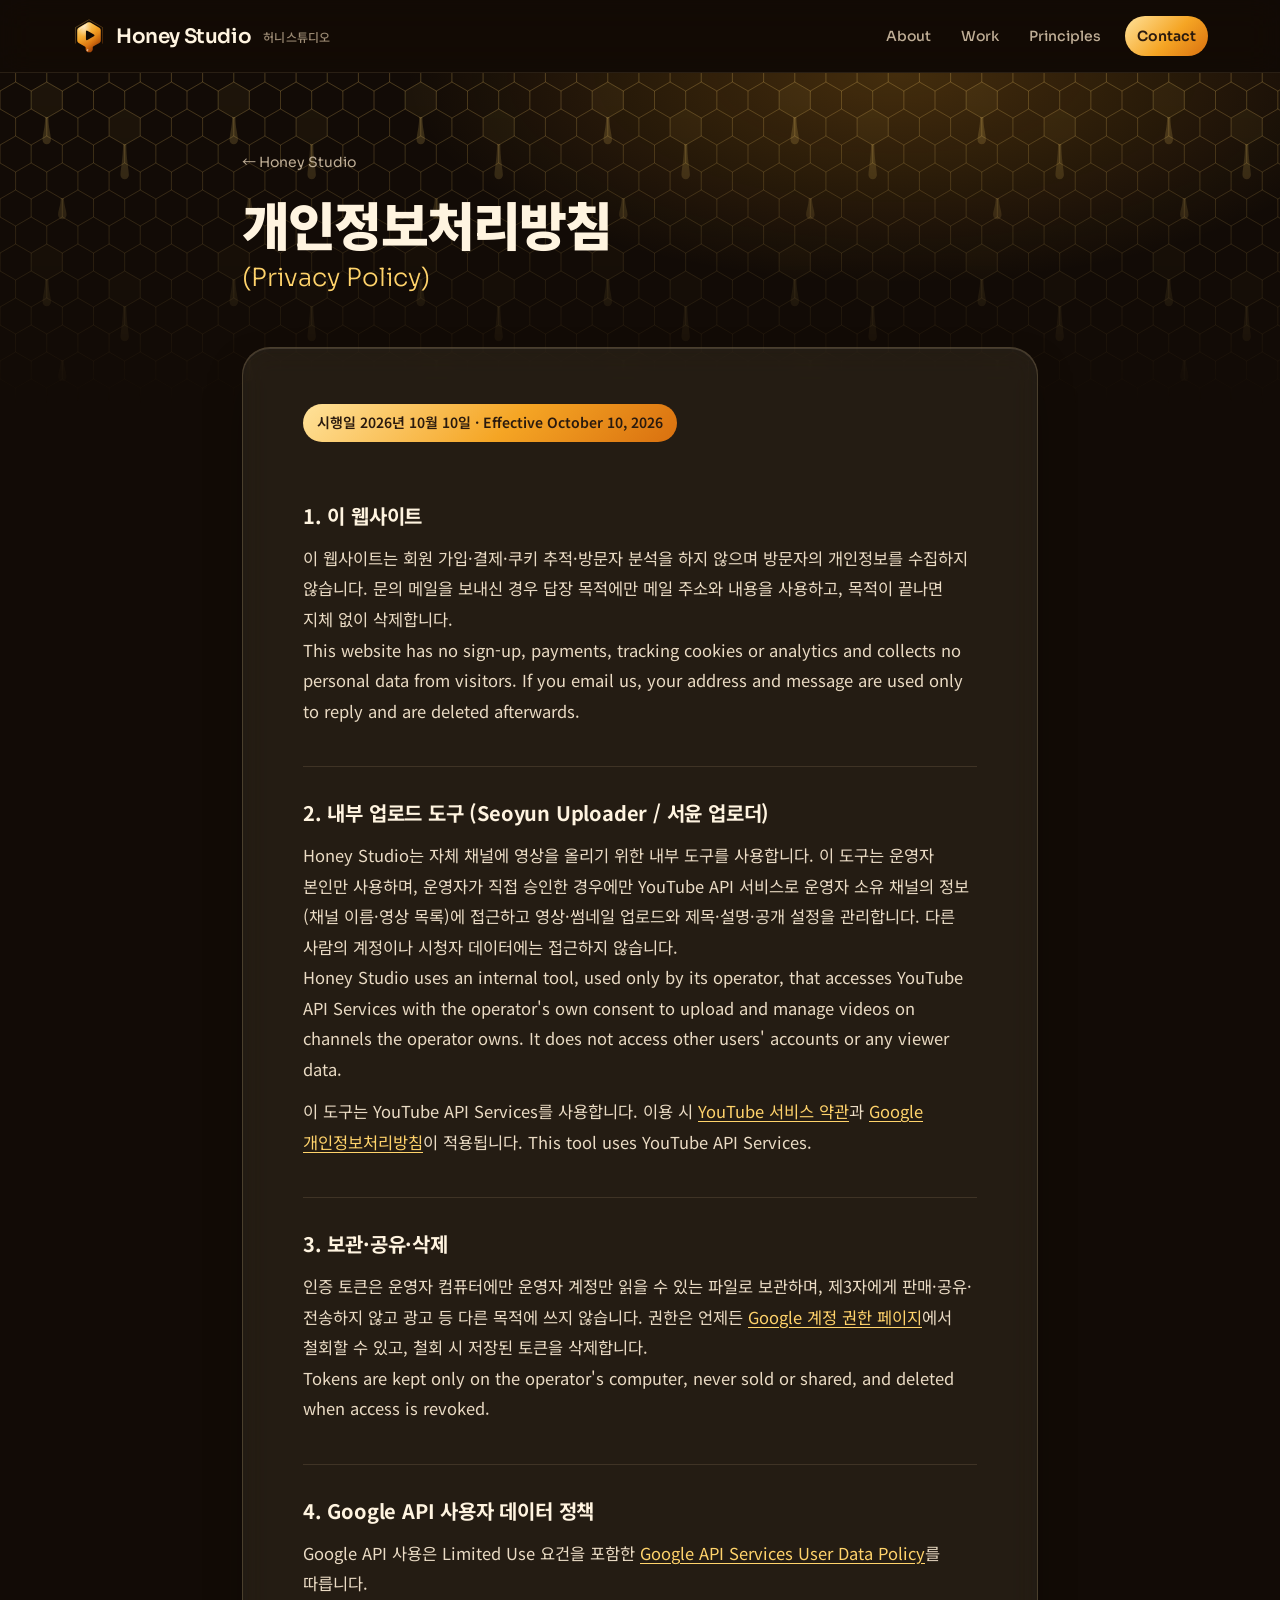
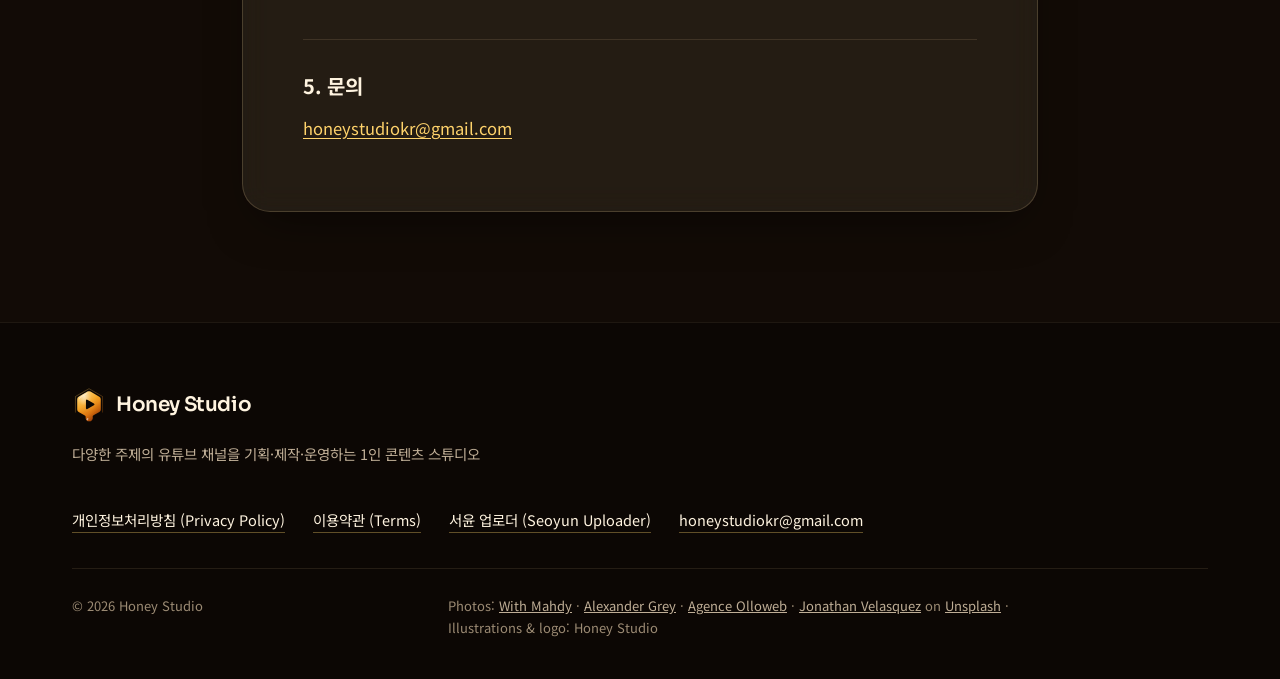
<file: privacy.html>
<!doctype html>
<html lang="ko">
<head>
<meta charset="utf-8">
<meta name="viewport" content="width=device-width,initial-scale=1">
<title>개인정보처리방침 – Honey Studio</title>
<meta name="description" content="Honey Studio 개인정보처리방침 (Privacy Policy)">
<meta property="og:type" content="website">
<meta property="og:title" content="개인정보처리방침 – Honey Studio">
<meta property="og:description" content="다양한 주제의 유튜브 채널을 기획·제작·운영하는 1인 콘텐츠 스튜디오">
<meta name="theme-color" content="#120b06">
<link rel="icon" href="assets/img/favicon.svg" type="image/svg+xml">
<link rel="icon" href="assets/img/favicon-32.png" sizes="32x32">
<link rel="apple-touch-icon" href="assets/img/apple-touch-icon.png">
<link rel="preconnect" href="https://fonts.googleapis.com">
<link rel="preconnect" href="https://fonts.gstatic.com" crossorigin>
<link href="https://fonts.googleapis.com/css2?family=Noto+Sans+KR:wght@300;400;500;700;900&family=Sora:wght@300;400;500;600;700;800&display=swap" rel="stylesheet">
<link rel="stylesheet" href="assets/css/style.css">
</head>
<body>
<a class="skip" href="#main">본문 바로가기</a>
<header class="site-header">
  <div class="wrap">
    <a class="brand" href="./" aria-label="Honey Studio 홈">
      <img src="assets/img/logo-mark.svg" alt="" width="34" height="34">
      <b>Honey Studio</b><small>허니스튜디오</small>
    </a>
    <nav class="nav" aria-label="주요 메뉴">
      <a href="index.html#about">About</a>
      <a href="index.html#work">Work</a>
      <a href="index.html#principles">Principles</a>
      <a class="pill" href="index.html#contact">Contact</a>
    </nav>
  </div>
</header>
<main id="main">
<section class="doc-hero">
  <div class="pattern" aria-hidden="true"></div>
  <div class="wrap">
    <a class="back" href="./">← Honey Studio</a>
    <h1>개인정보처리방침 <span>(Privacy Policy)</span></h1>
  </div>
</section>
<div class="doc">
<article class="glass">
<p class="eff">시행일 2026년 10월 10일 · Effective October 10, 2026</p>
<h2>1. 이 웹사이트</h2>
<p>이 웹사이트는 회원 가입·결제·쿠키 추적·방문자 분석을 하지 않으며 방문자의 개인정보를 수집하지 않습니다. 문의 메일을 보내신 경우 답장 목적에만 메일 주소와 내용을 사용하고, 목적이 끝나면 지체 없이 삭제합니다.<br>This website has no sign-up, payments, tracking cookies or analytics and collects no personal data from visitors. If you email us, your address and message are used only to reply and are deleted afterwards.</p>
<h2>2. 내부 업로드 도구 (Seoyun Uploader / 서윤 업로더)</h2>
<p>Honey Studio는 자체 채널에 영상을 올리기 위한 내부 도구를 사용합니다. 이 도구는 운영자 본인만 사용하며, 운영자가 직접 승인한 경우에만 YouTube API 서비스로 운영자 소유 채널의 정보(채널 이름·영상 목록)에 접근하고 영상·썸네일 업로드와 제목·설명·공개 설정을 관리합니다. 다른 사람의 계정이나 시청자 데이터에는 접근하지 않습니다.<br>Honey Studio uses an internal tool, used only by its operator, that accesses YouTube API Services with the operator's own consent to upload and manage videos on channels the operator owns. It does not access other users' accounts or any viewer data.</p>
<p>이 도구는 YouTube API Services를 사용합니다. 이용 시 <a href="https://www.youtube.com/t/terms">YouTube 서비스 약관</a>과 <a href="https://policies.google.com/privacy">Google 개인정보처리방침</a>이 적용됩니다. This tool uses YouTube API Services.</p>
<h2>3. 보관·공유·삭제</h2>
<p>인증 토큰은 운영자 컴퓨터에만 운영자 계정만 읽을 수 있는 파일로 보관하며, 제3자에게 판매·공유·전송하지 않고 광고 등 다른 목적에 쓰지 않습니다. 권한은 언제든 <a href="https://security.google.com/settings/security/permissions">Google 계정 권한 페이지</a>에서 철회할 수 있고, 철회 시 저장된 토큰을 삭제합니다.<br>Tokens are kept only on the operator's computer, never sold or shared, and deleted when access is revoked.</p>
<h2>4. Google API 사용자 데이터 정책</h2>
<p>Google API 사용은 Limited Use 요건을 포함한 <a href="https://developers.google.com/terms/api-services-user-data-policy">Google API Services User Data Policy</a>를 따릅니다.</p>
<h2>5. 문의</h2>
<p><a href="mailto:honeystudiokr@gmail.com">honeystudiokr@gmail.com</a></p>
</article>
</div>
</main>
<footer class="site-footer">
  <div class="wrap">
    <div class="f-top">
      <div class="f-brand">
        <a class="brand" href="./" aria-label="Honey Studio 홈"><img src="assets/img/logo-mark.svg" alt="" width="34" height="34"><b>Honey Studio</b></a>
        <p>다양한 주제의 유튜브 채널을 기획·제작·운영하는 1인 콘텐츠 스튜디오</p>
      </div>
      <ul class="f-links">
        <li><a href="privacy.html">개인정보처리방침 (Privacy Policy)</a></li>
        <li><a href="terms.html">이용약관 (Terms)</a></li>
        <li><a href="uploader/">서윤 업로더 (Seoyun Uploader)</a></li>
        <li><a href="mailto:honeystudiokr@gmail.com">honeystudiokr@gmail.com</a></li>
      </ul>
    </div>
    <div class="f-bottom">
      <span>© 2026 Honey Studio</span>
      <span class="credits">Photos: <a href="https://unsplash.com/photos/FiksIuf61h0">With Mahdy</a> · <a href="https://unsplash.com/photos/BucjGtyv58A">Alexander Grey</a> · <a href="https://unsplash.com/photos/9wYdW55NbnY">Agence Olloweb</a> · <a href="https://unsplash.com/photos/c1ZN57GfDB0">Jonathan Velasquez</a> on <a href="https://unsplash.com/license">Unsplash</a> · <span class="nw">Illustrations &amp; logo: Honey Studio</span></span>
    </div>
  </div>
</footer>
</body>
</html>
</file>
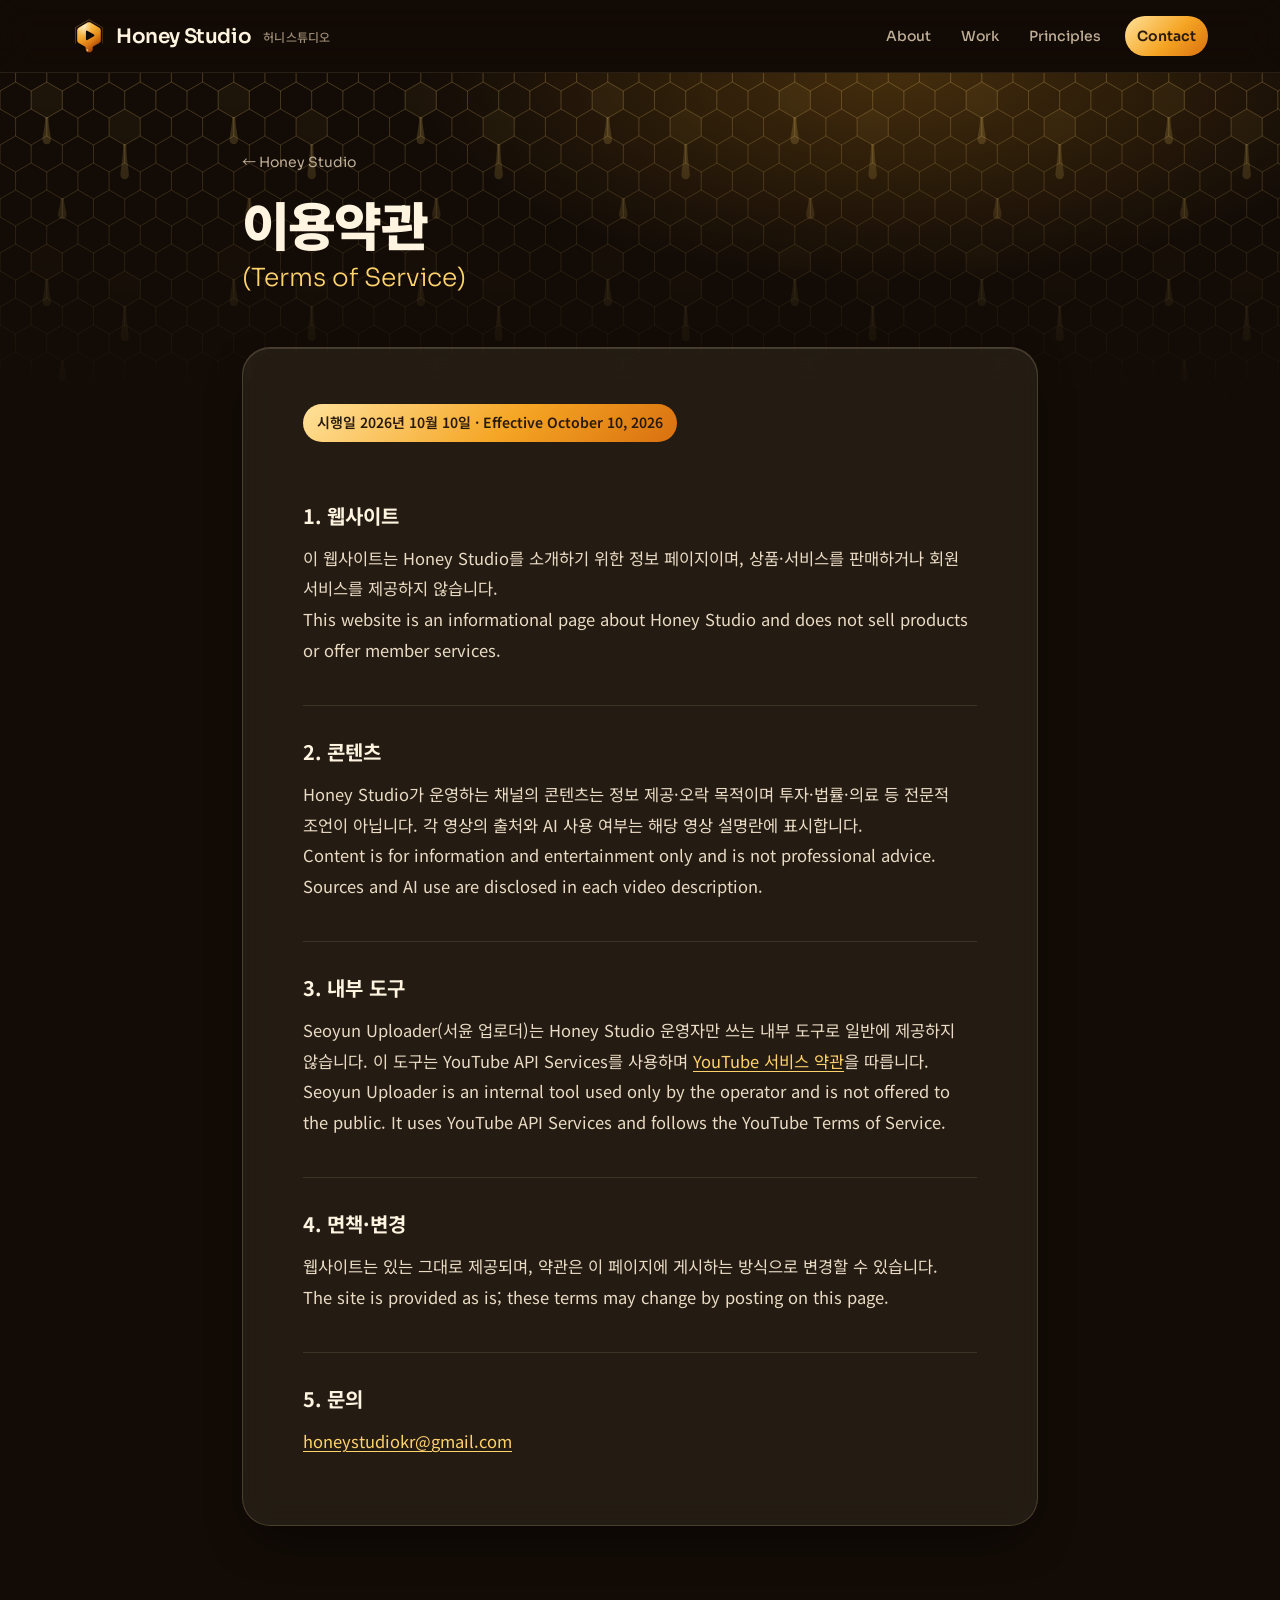
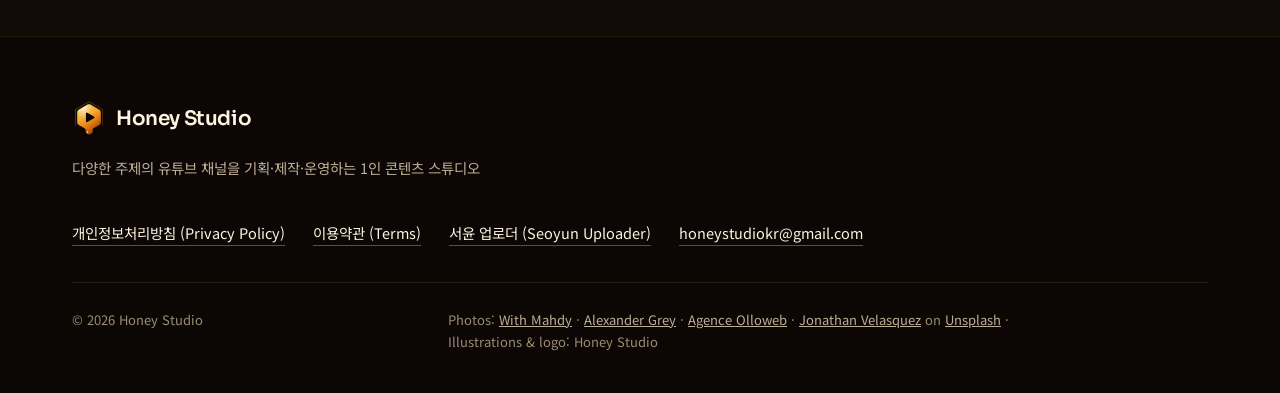
<file: terms.html>
<!doctype html>
<html lang="ko">
<head>
<meta charset="utf-8">
<meta name="viewport" content="width=device-width,initial-scale=1">
<title>이용약관 – Honey Studio</title>
<meta name="description" content="Honey Studio 이용약관 (Terms of Service)">
<meta property="og:type" content="website">
<meta property="og:title" content="이용약관 – Honey Studio">
<meta property="og:description" content="다양한 주제의 유튜브 채널을 기획·제작·운영하는 1인 콘텐츠 스튜디오">
<meta name="theme-color" content="#120b06">
<link rel="icon" href="assets/img/favicon.svg" type="image/svg+xml">
<link rel="icon" href="assets/img/favicon-32.png" sizes="32x32">
<link rel="apple-touch-icon" href="assets/img/apple-touch-icon.png">
<link rel="preconnect" href="https://fonts.googleapis.com">
<link rel="preconnect" href="https://fonts.gstatic.com" crossorigin>
<link href="https://fonts.googleapis.com/css2?family=Noto+Sans+KR:wght@300;400;500;700;900&family=Sora:wght@300;400;500;600;700;800&display=swap" rel="stylesheet">
<link rel="stylesheet" href="assets/css/style.css">
</head>
<body>
<a class="skip" href="#main">본문 바로가기</a>
<header class="site-header">
  <div class="wrap">
    <a class="brand" href="./" aria-label="Honey Studio 홈">
      <img src="assets/img/logo-mark.svg" alt="" width="34" height="34">
      <b>Honey Studio</b><small>허니스튜디오</small>
    </a>
    <nav class="nav" aria-label="주요 메뉴">
      <a href="index.html#about">About</a>
      <a href="index.html#work">Work</a>
      <a href="index.html#principles">Principles</a>
      <a class="pill" href="index.html#contact">Contact</a>
    </nav>
  </div>
</header>
<main id="main">
<section class="doc-hero">
  <div class="pattern" aria-hidden="true"></div>
  <div class="wrap">
    <a class="back" href="./">← Honey Studio</a>
    <h1>이용약관 <span>(Terms of Service)</span></h1>
  </div>
</section>
<div class="doc">
<article class="glass">
<p class="eff">시행일 2026년 10월 10일 · Effective October 10, 2026</p>
<h2>1. 웹사이트</h2>
<p>이 웹사이트는 Honey Studio를 소개하기 위한 정보 페이지이며, 상품·서비스를 판매하거나 회원 서비스를 제공하지 않습니다.<br>This website is an informational page about Honey Studio and does not sell products or offer member services.</p>
<h2>2. 콘텐츠</h2>
<p>Honey Studio가 운영하는 채널의 콘텐츠는 정보 제공·오락 목적이며 투자·법률·의료 등 전문적 조언이 아닙니다. 각 영상의 출처와 AI 사용 여부는 해당 영상 설명란에 표시합니다.<br>Content is for information and entertainment only and is not professional advice. Sources and AI use are disclosed in each video description.</p>
<h2>3. 내부 도구</h2>
<p>Seoyun Uploader(서윤 업로더)는 Honey Studio 운영자만 쓰는 내부 도구로 일반에 제공하지 않습니다. 이 도구는 YouTube API Services를 사용하며 <a href="https://www.youtube.com/t/terms">YouTube 서비스 약관</a>을 따릅니다.<br>Seoyun Uploader is an internal tool used only by the operator and is not offered to the public. It uses YouTube API Services and follows the YouTube Terms of Service.</p>
<h2>4. 면책·변경</h2>
<p>웹사이트는 있는 그대로 제공되며, 약관은 이 페이지에 게시하는 방식으로 변경할 수 있습니다.<br>The site is provided as is; these terms may change by posting on this page.</p>
<h2>5. 문의</h2>
<p><a href="mailto:honeystudiokr@gmail.com">honeystudiokr@gmail.com</a></p>
</article>
</div>
</main>
<footer class="site-footer">
  <div class="wrap">
    <div class="f-top">
      <div class="f-brand">
        <a class="brand" href="./" aria-label="Honey Studio 홈"><img src="assets/img/logo-mark.svg" alt="" width="34" height="34"><b>Honey Studio</b></a>
        <p>다양한 주제의 유튜브 채널을 기획·제작·운영하는 1인 콘텐츠 스튜디오</p>
      </div>
      <ul class="f-links">
        <li><a href="privacy.html">개인정보처리방침 (Privacy Policy)</a></li>
        <li><a href="terms.html">이용약관 (Terms)</a></li>
        <li><a href="uploader/">서윤 업로더 (Seoyun Uploader)</a></li>
        <li><a href="mailto:honeystudiokr@gmail.com">honeystudiokr@gmail.com</a></li>
      </ul>
    </div>
    <div class="f-bottom">
      <span>© 2026 Honey Studio</span>
      <span class="credits">Photos: <a href="https://unsplash.com/photos/FiksIuf61h0">With Mahdy</a> · <a href="https://unsplash.com/photos/BucjGtyv58A">Alexander Grey</a> · <a href="https://unsplash.com/photos/9wYdW55NbnY">Agence Olloweb</a> · <a href="https://unsplash.com/photos/c1ZN57GfDB0">Jonathan Velasquez</a> on <a href="https://unsplash.com/license">Unsplash</a> · <span class="nw">Illustrations &amp; logo: Honey Studio</span></span>
    </div>
  </div>
</footer>
</body>
</html>
</file>
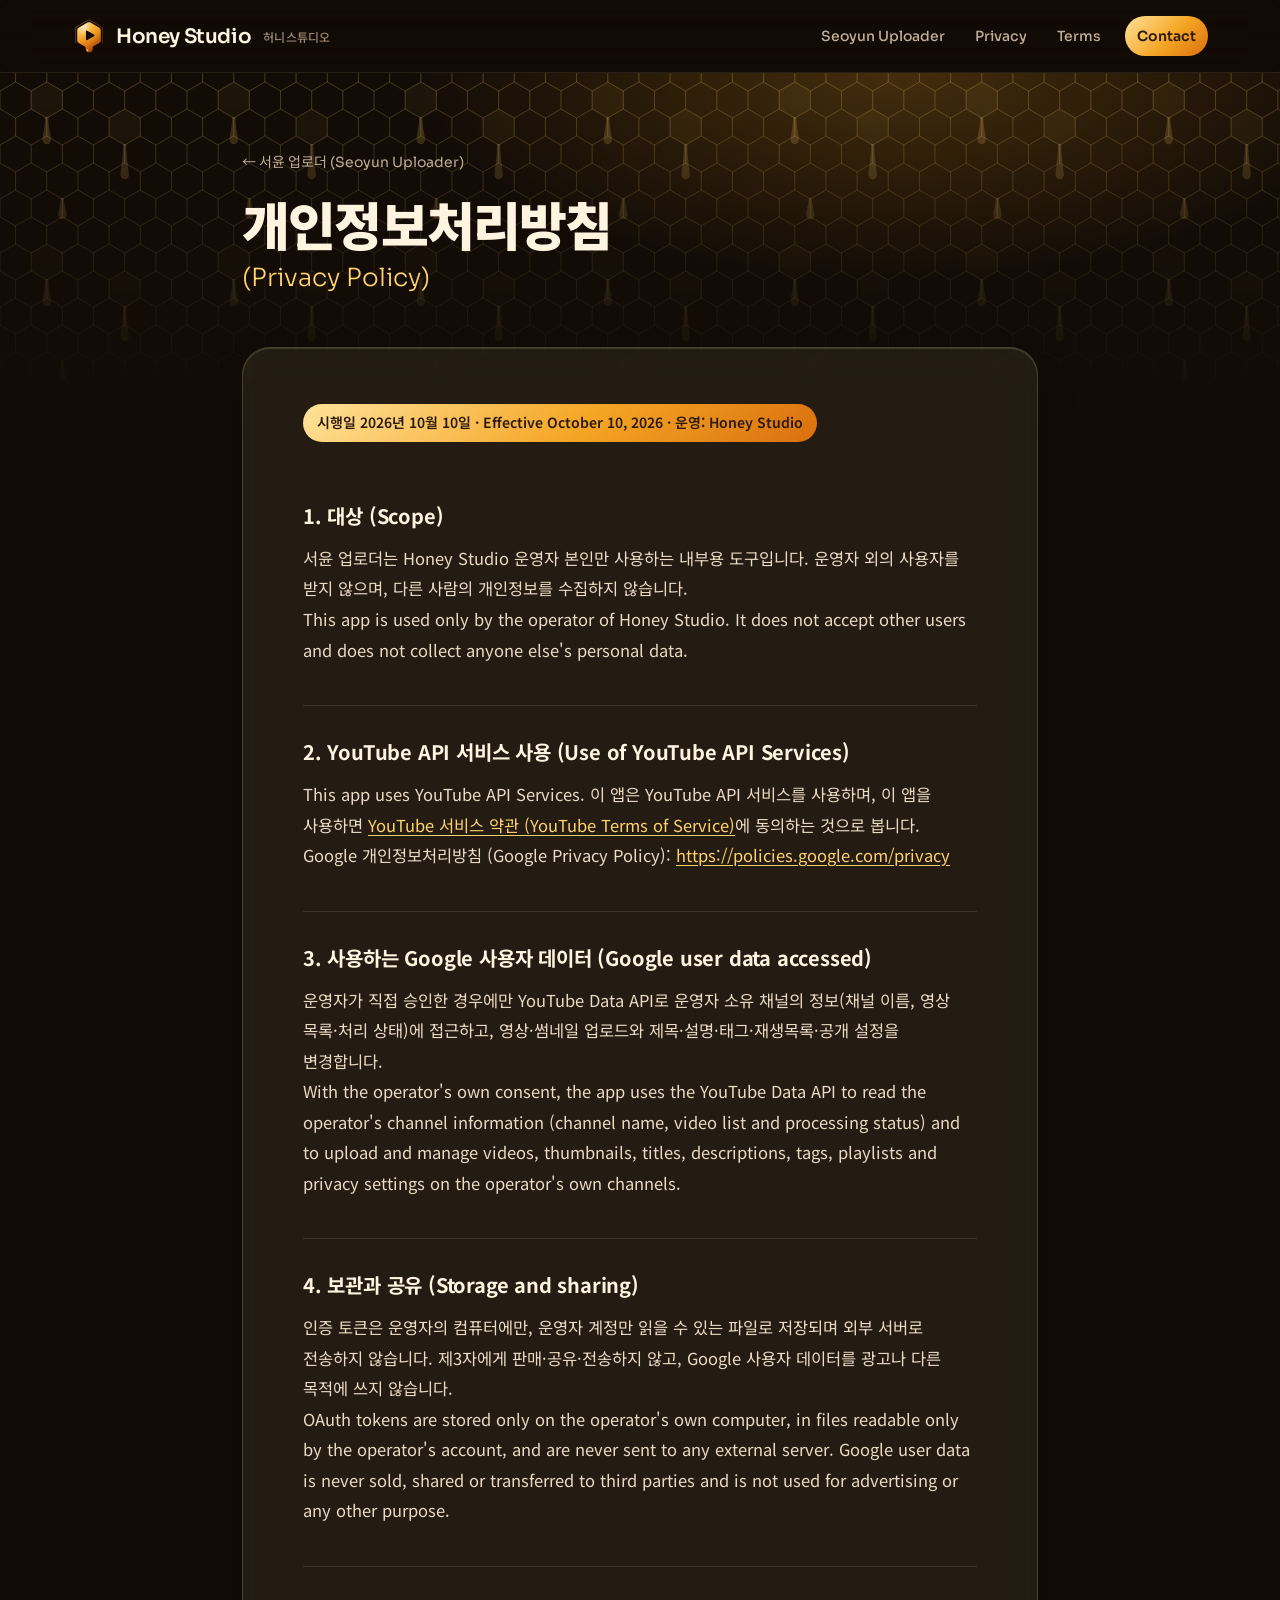
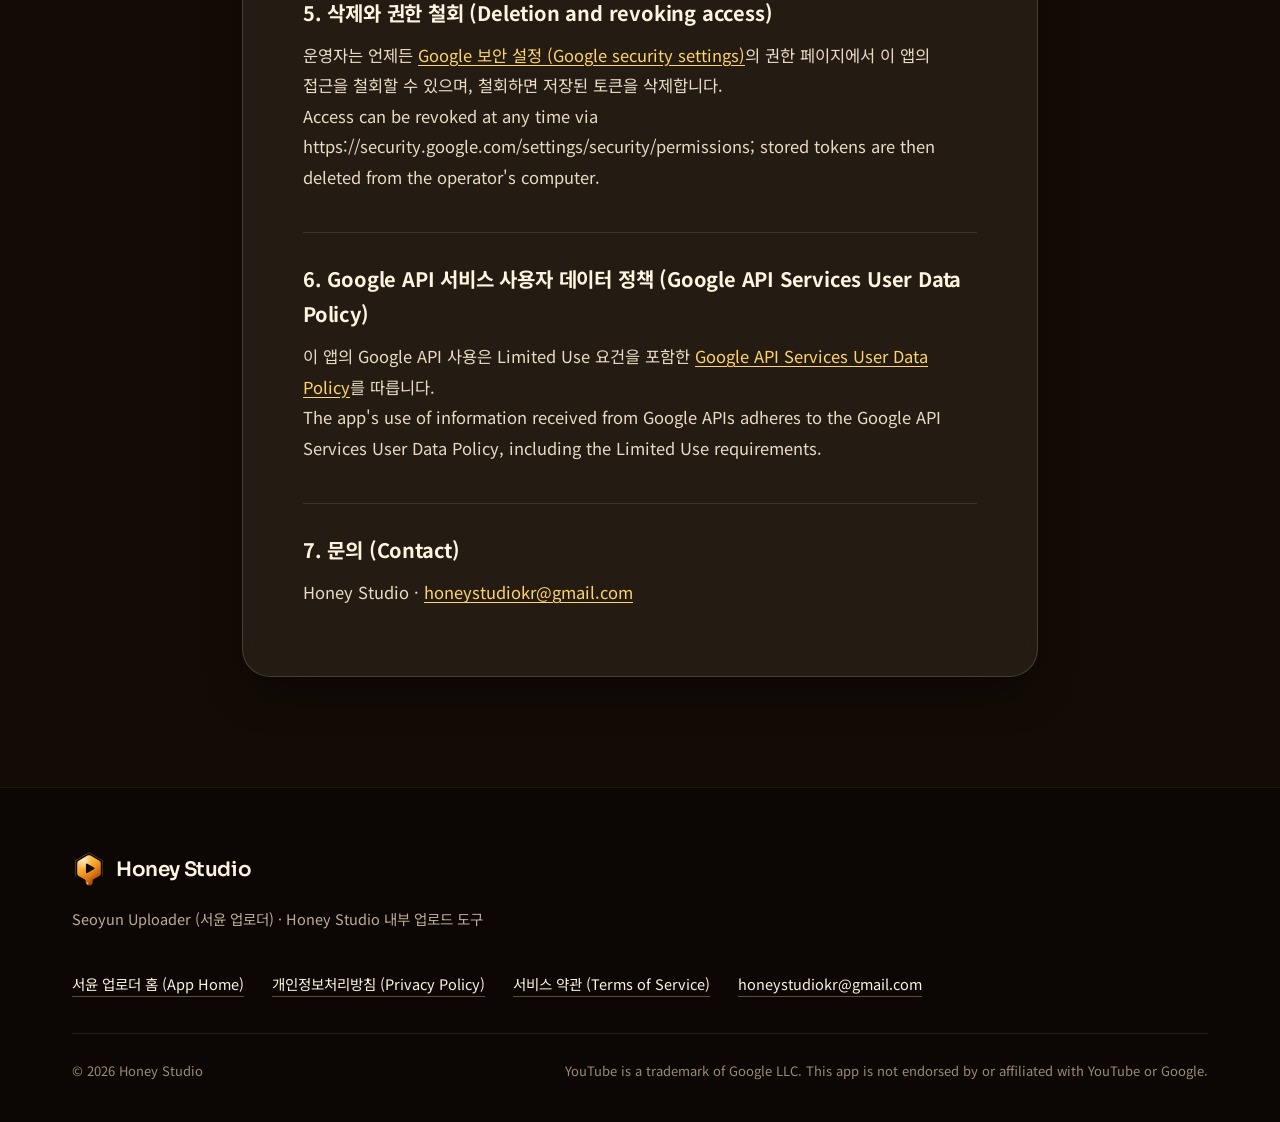
<file: uploader/privacy.html>
<!doctype html>
<html lang="ko">
<head>
<meta charset="utf-8">
<meta name="viewport" content="width=device-width,initial-scale=1">
<title>개인정보처리방침 – 서윤 업로더 (Seoyun Uploader)</title>
<meta name="description" content="서윤 업로더 (Seoyun Uploader) 개인정보처리방침 (Privacy Policy)">
<meta property="og:type" content="website">
<meta property="og:title" content="개인정보처리방침 – 서윤 업로더 (Seoyun Uploader)">
<meta property="og:description" content="서윤 업로더 (Seoyun Uploader) 개인정보처리방침 (Privacy Policy)">
<meta name="theme-color" content="#120b06">
<link rel="icon" href="../assets/img/favicon.svg" type="image/svg+xml">
<link rel="icon" href="../assets/img/favicon-32.png" sizes="32x32">
<link rel="apple-touch-icon" href="../assets/img/apple-touch-icon.png">
<link rel="preconnect" href="https://fonts.googleapis.com">
<link rel="preconnect" href="https://fonts.gstatic.com" crossorigin>
<link href="https://fonts.googleapis.com/css2?family=Noto+Sans+KR:wght@300;400;500;700;900&family=Sora:wght@300;400;500;600;700;800&display=swap" rel="stylesheet">
<link rel="stylesheet" href="../assets/css/style.css">
</head>
<body>
<a class="skip" href="#main">본문 바로가기</a>
<header class="site-header">
  <div class="wrap">
    <a class="brand" href="../" aria-label="Honey Studio 홈">
      <img src="../assets/img/logo-mark.svg" alt="" width="34" height="34">
      <b>Honey Studio</b><small>허니스튜디오</small>
    </a>
    <nav class="nav" aria-label="서윤 업로더 메뉴">
      <a href="./">Seoyun Uploader</a>
      <a href="privacy.html">Privacy</a>
      <a href="terms.html">Terms</a>
      <a class="pill" href="mailto:honeystudiokr@gmail.com">Contact</a>
    </nav>
  </div>
</header>
<main id="main">
<section class="doc-hero">
  <div class="pattern" aria-hidden="true"></div>
  <div class="wrap">
    <a class="back" href="./">← 서윤 업로더 (Seoyun Uploader)</a>
    <h1>개인정보처리방침 <span>(Privacy Policy)</span></h1>
  </div>
</section>
<div class="doc">
<article class="glass">
<p class="eff">시행일 2026년 10월 10일 · Effective October 10, 2026 · 운영: Honey Studio</p>
<h2>1. 대상 (Scope)</h2>
<p>서윤 업로더는 Honey Studio 운영자 본인만 사용하는 내부용 도구입니다. 운영자 외의 사용자를 받지 않으며, 다른 사람의 개인정보를 수집하지 않습니다.<br>This app is used only by the operator of Honey Studio. It does not accept other users and does not collect anyone else's personal data.</p>
<h2>2. YouTube API 서비스 사용 (Use of YouTube API Services)</h2>
<p>This app uses YouTube API Services. 이 앱은 YouTube API 서비스를 사용하며, 이 앱을 사용하면 <a href="https://www.youtube.com/t/terms">YouTube 서비스 약관 (YouTube Terms of Service)</a>에 동의하는 것으로 봅니다.<br>Google 개인정보처리방침 (Google Privacy Policy): <a href="https://policies.google.com/privacy">https://policies.google.com/privacy</a></p>
<h2>3. 사용하는 Google 사용자 데이터 (Google user data accessed)</h2>
<p>운영자가 직접 승인한 경우에만 YouTube Data API로 운영자 소유 채널의 정보(채널 이름, 영상 목록·처리 상태)에 접근하고, 영상·썸네일 업로드와 제목·설명·태그·재생목록·공개 설정을 변경합니다.<br>With the operator's own consent, the app uses the YouTube Data API to read the operator's channel information (channel name, video list and processing status) and to upload and manage videos, thumbnails, titles, descriptions, tags, playlists and privacy settings on the operator's own channels.</p>
<h2>4. 보관과 공유 (Storage and sharing)</h2>
<p>인증 토큰은 운영자의 컴퓨터에만, 운영자 계정만 읽을 수 있는 파일로 저장되며 외부 서버로 전송하지 않습니다. 제3자에게 판매·공유·전송하지 않고, Google 사용자 데이터를 광고나 다른 목적에 쓰지 않습니다.<br>OAuth tokens are stored only on the operator's own computer, in files readable only by the operator's account, and are never sent to any external server. Google user data is never sold, shared or transferred to third parties and is not used for advertising or any other purpose.</p>
<h2>5. 삭제와 권한 철회 (Deletion and revoking access)</h2>
<p>운영자는 언제든 <a href="https://security.google.com/settings/security/permissions">Google 보안 설정 (Google security settings)</a>의 권한 페이지에서 이 앱의 접근을 철회할 수 있으며, 철회하면 저장된 토큰을 삭제합니다.<br>Access can be revoked at any time via https://security.google.com/settings/security/permissions; stored tokens are then deleted from the operator's computer.</p>
<h2>6. Google API 서비스 사용자 데이터 정책 (Google API Services User Data Policy)</h2>
<p>이 앱의 Google API 사용은 Limited Use 요건을 포함한 <a href="https://developers.google.com/terms/api-services-user-data-policy">Google API Services User Data Policy</a>를 따릅니다.<br>The app's use of information received from Google APIs adheres to the Google API Services User Data Policy, including the Limited Use requirements.</p>
<h2>7. 문의 (Contact)</h2>
<p>Honey Studio · <a href="mailto:honeystudiokr@gmail.com">honeystudiokr@gmail.com</a></p>
</article>
</div>
</main>
<footer class="site-footer">
  <div class="wrap">
    <div class="f-top">
      <div class="f-brand">
        <a class="brand" href="../" aria-label="Honey Studio 홈"><img src="../assets/img/logo-mark.svg" alt="" width="34" height="34"><b>Honey Studio</b></a>
        <p>Seoyun Uploader (서윤 업로더) · Honey Studio 내부 업로드 도구</p>
      </div>
      <ul class="f-links">
        <li><a href="./">서윤 업로더 홈 (App Home)</a></li>
        <li><a href="privacy.html">개인정보처리방침 (Privacy Policy)</a></li>
        <li><a href="terms.html">서비스 약관 (Terms of Service)</a></li>
        <li><a href="mailto:honeystudiokr@gmail.com">honeystudiokr@gmail.com</a></li>
      </ul>
    </div>
    <div class="f-bottom">
      <span>© 2026 Honey Studio</span>
      <span class="credits">YouTube is a trademark of Google LLC. This app is not endorsed by or affiliated with YouTube or Google.</span>
    </div>
  </div>
</footer>
</body>
</html>
</file>
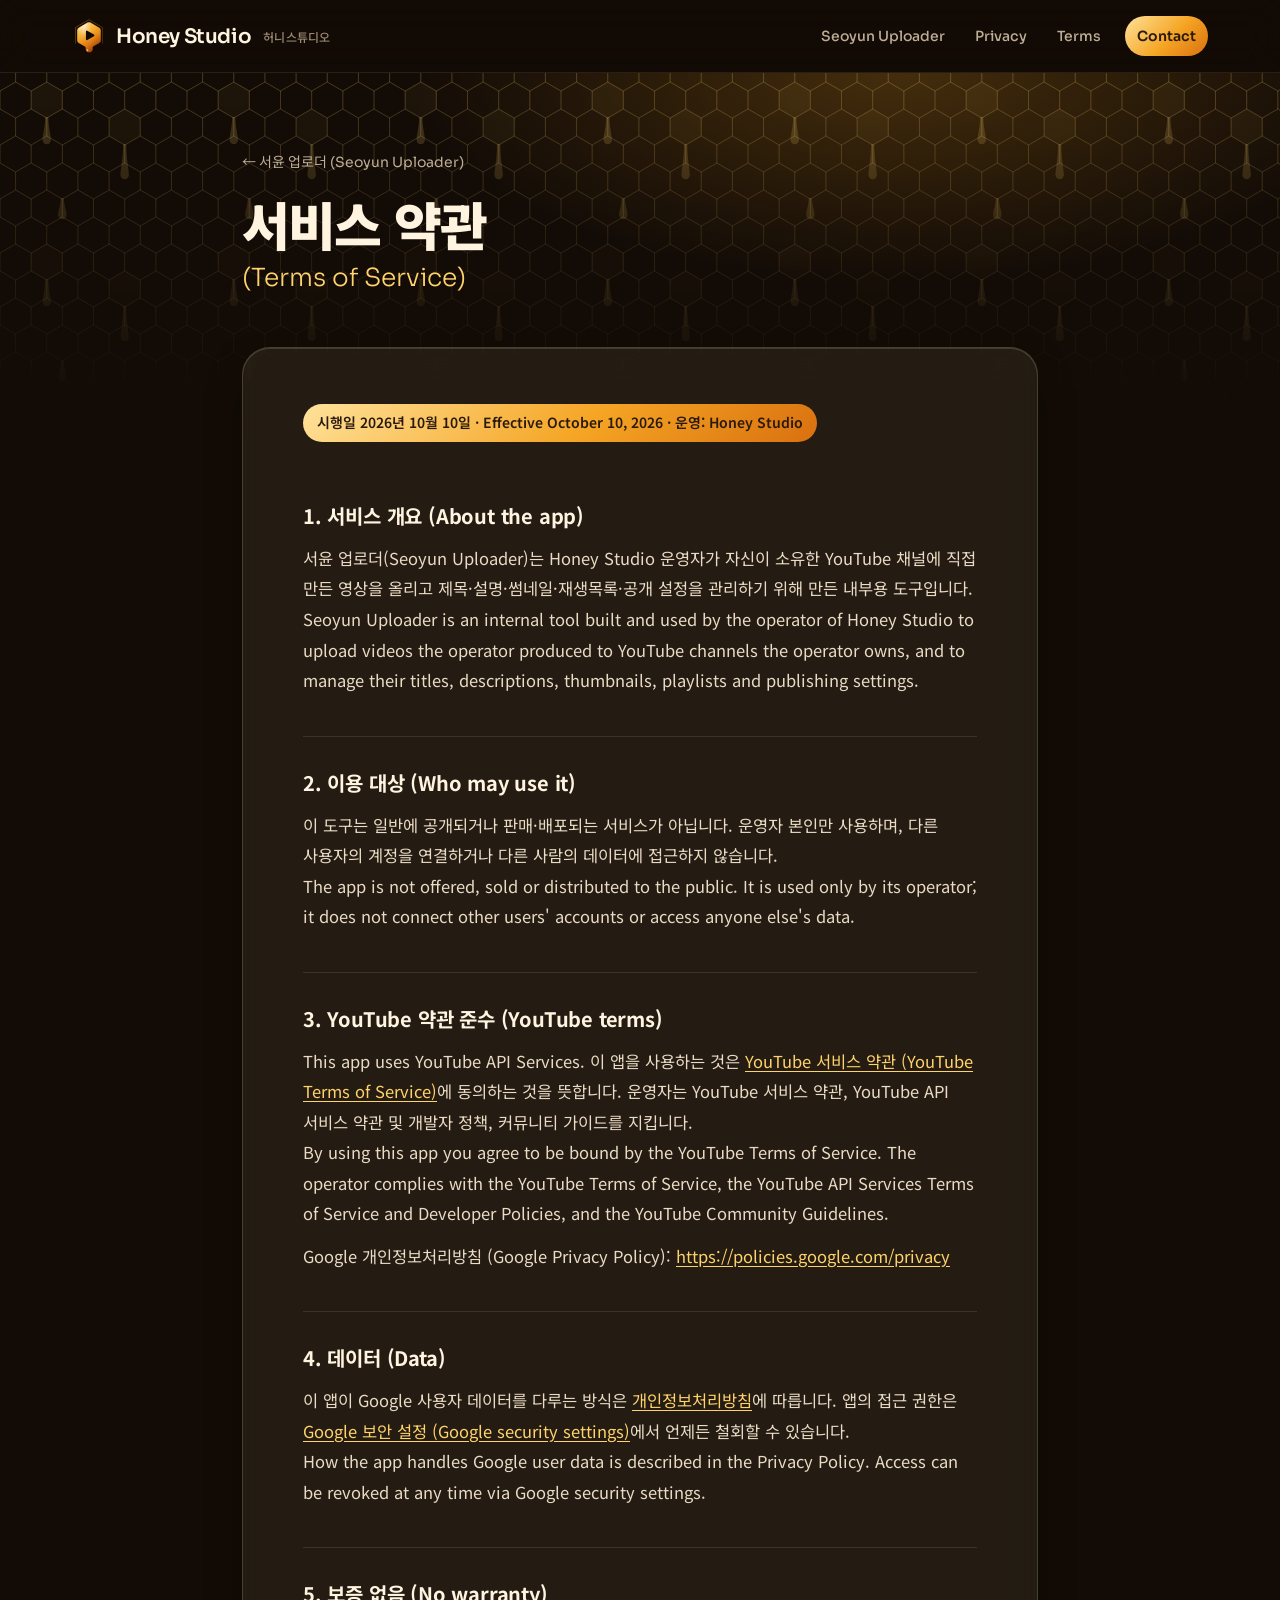
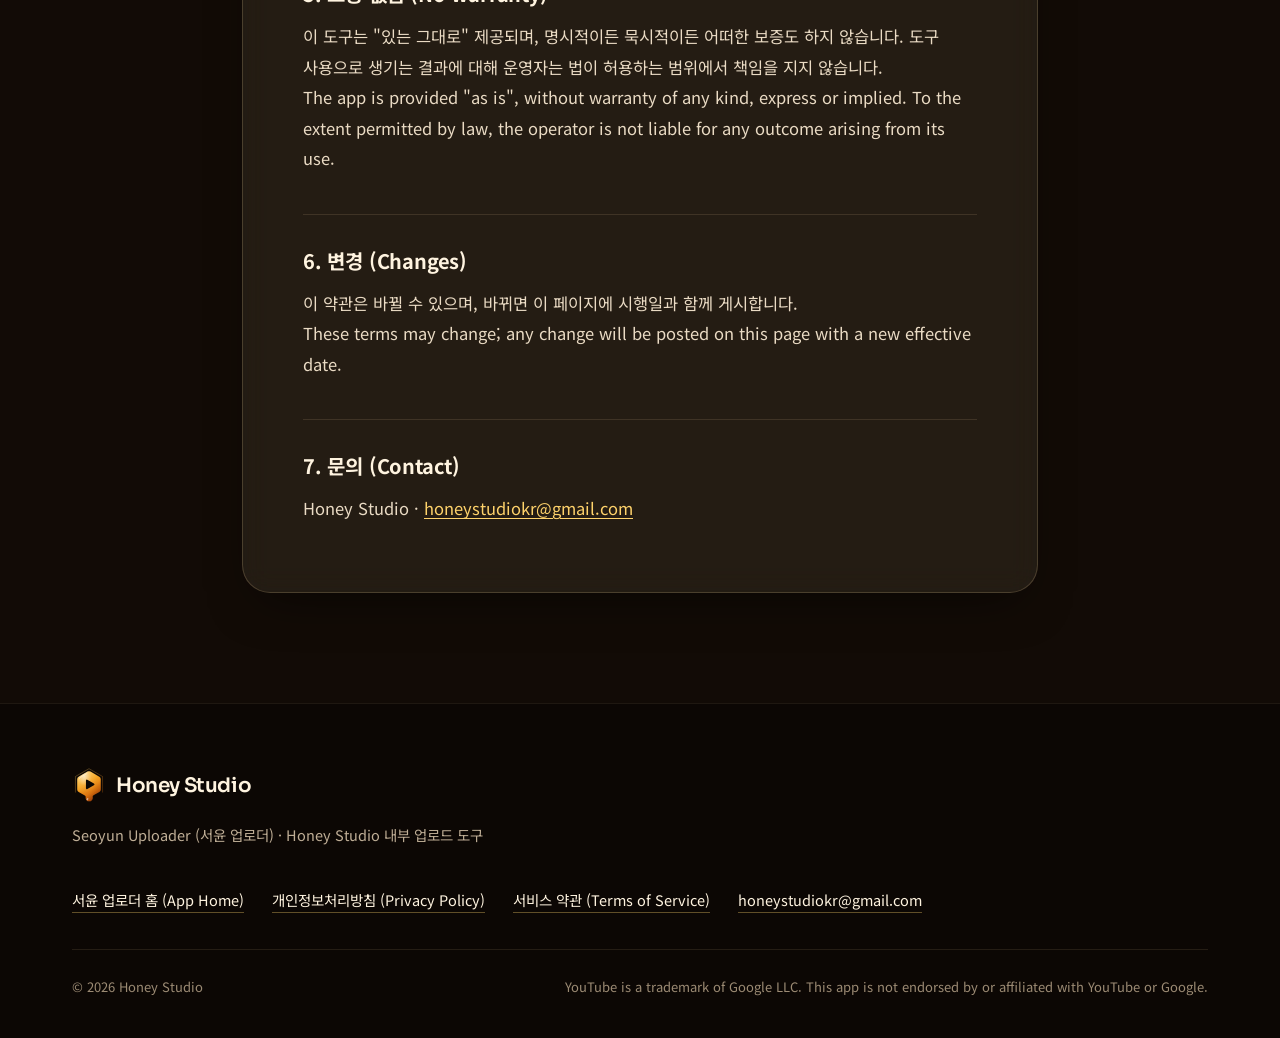
<file: uploader/terms.html>
<!doctype html>
<html lang="ko">
<head>
<meta charset="utf-8">
<meta name="viewport" content="width=device-width,initial-scale=1">
<title>서비스 약관 – 서윤 업로더 (Seoyun Uploader)</title>
<meta name="description" content="서윤 업로더 (Seoyun Uploader) 서비스 약관 (Terms of Service)">
<meta property="og:type" content="website">
<meta property="og:title" content="서비스 약관 – 서윤 업로더 (Seoyun Uploader)">
<meta property="og:description" content="서윤 업로더 (Seoyun Uploader) 서비스 약관 (Terms of Service)">
<meta name="theme-color" content="#120b06">
<link rel="icon" href="../assets/img/favicon.svg" type="image/svg+xml">
<link rel="icon" href="../assets/img/favicon-32.png" sizes="32x32">
<link rel="apple-touch-icon" href="../assets/img/apple-touch-icon.png">
<link rel="preconnect" href="https://fonts.googleapis.com">
<link rel="preconnect" href="https://fonts.gstatic.com" crossorigin>
<link href="https://fonts.googleapis.com/css2?family=Noto+Sans+KR:wght@300;400;500;700;900&family=Sora:wght@300;400;500;600;700;800&display=swap" rel="stylesheet">
<link rel="stylesheet" href="../assets/css/style.css">
</head>
<body>
<a class="skip" href="#main">본문 바로가기</a>
<header class="site-header">
  <div class="wrap">
    <a class="brand" href="../" aria-label="Honey Studio 홈">
      <img src="../assets/img/logo-mark.svg" alt="" width="34" height="34">
      <b>Honey Studio</b><small>허니스튜디오</small>
    </a>
    <nav class="nav" aria-label="서윤 업로더 메뉴">
      <a href="./">Seoyun Uploader</a>
      <a href="privacy.html">Privacy</a>
      <a href="terms.html">Terms</a>
      <a class="pill" href="mailto:honeystudiokr@gmail.com">Contact</a>
    </nav>
  </div>
</header>
<main id="main">
<section class="doc-hero">
  <div class="pattern" aria-hidden="true"></div>
  <div class="wrap">
    <a class="back" href="./">← 서윤 업로더 (Seoyun Uploader)</a>
    <h1>서비스 약관 <span>(Terms of Service)</span></h1>
  </div>
</section>
<div class="doc">
<article class="glass">
<p class="eff">시행일 2026년 10월 10일 · Effective October 10, 2026 · 운영: Honey Studio</p>
<h2>1. 서비스 개요 (About the app)</h2>
<p>서윤 업로더(Seoyun Uploader)는 Honey Studio 운영자가 자신이 소유한 YouTube 채널에 직접 만든 영상을 올리고 제목·설명·썸네일·재생목록·공개 설정을 관리하기 위해 만든 내부용 도구입니다.<br>Seoyun Uploader is an internal tool built and used by the operator of Honey Studio to upload videos the operator produced to YouTube channels the operator owns, and to manage their titles, descriptions, thumbnails, playlists and publishing settings.</p>
<h2>2. 이용 대상 (Who may use it)</h2>
<p>이 도구는 일반에 공개되거나 판매·배포되는 서비스가 아닙니다. 운영자 본인만 사용하며, 다른 사용자의 계정을 연결하거나 다른 사람의 데이터에 접근하지 않습니다.<br>The app is not offered, sold or distributed to the public. It is used only by its operator; it does not connect other users' accounts or access anyone else's data.</p>
<h2>3. YouTube 약관 준수 (YouTube terms)</h2>
<p>This app uses YouTube API Services. 이 앱을 사용하는 것은 <a href="https://www.youtube.com/t/terms">YouTube 서비스 약관 (YouTube Terms of Service)</a>에 동의하는 것을 뜻합니다. 운영자는 YouTube 서비스 약관, YouTube API 서비스 약관 및 개발자 정책, 커뮤니티 가이드를 지킵니다.<br>By using this app you agree to be bound by the YouTube Terms of Service. The operator complies with the YouTube Terms of Service, the YouTube API Services Terms of Service and Developer Policies, and the YouTube Community Guidelines.</p>
<p>Google 개인정보처리방침 (Google Privacy Policy): <a href="https://policies.google.com/privacy">https://policies.google.com/privacy</a></p>
<h2>4. 데이터 (Data)</h2>
<p>이 앱이 Google 사용자 데이터를 다루는 방식은 <a href="privacy.html">개인정보처리방침</a>에 따릅니다. 앱의 접근 권한은 <a href="https://security.google.com/settings/security/permissions">Google 보안 설정 (Google security settings)</a>에서 언제든 철회할 수 있습니다.<br>How the app handles Google user data is described in the Privacy Policy. Access can be revoked at any time via Google security settings.</p>
<h2>5. 보증 없음 (No warranty)</h2>
<p>이 도구는 "있는 그대로" 제공되며, 명시적이든 묵시적이든 어떠한 보증도 하지 않습니다. 도구 사용으로 생기는 결과에 대해 운영자는 법이 허용하는 범위에서 책임을 지지 않습니다.<br>The app is provided "as is", without warranty of any kind, express or implied. To the extent permitted by law, the operator is not liable for any outcome arising from its use.</p>
<h2>6. 변경 (Changes)</h2>
<p>이 약관은 바뀔 수 있으며, 바뀌면 이 페이지에 시행일과 함께 게시합니다.<br>These terms may change; any change will be posted on this page with a new effective date.</p>
<h2>7. 문의 (Contact)</h2>
<p>Honey Studio · <a href="mailto:honeystudiokr@gmail.com">honeystudiokr@gmail.com</a></p>
</article>
</div>
</main>
<footer class="site-footer">
  <div class="wrap">
    <div class="f-top">
      <div class="f-brand">
        <a class="brand" href="../" aria-label="Honey Studio 홈"><img src="../assets/img/logo-mark.svg" alt="" width="34" height="34"><b>Honey Studio</b></a>
        <p>Seoyun Uploader (서윤 업로더) · Honey Studio 내부 업로드 도구</p>
      </div>
      <ul class="f-links">
        <li><a href="./">서윤 업로더 홈 (App Home)</a></li>
        <li><a href="privacy.html">개인정보처리방침 (Privacy Policy)</a></li>
        <li><a href="terms.html">서비스 약관 (Terms of Service)</a></li>
        <li><a href="mailto:honeystudiokr@gmail.com">honeystudiokr@gmail.com</a></li>
      </ul>
    </div>
    <div class="f-bottom">
      <span>© 2026 Honey Studio</span>
      <span class="credits">YouTube is a trademark of Google LLC. This app is not endorsed by or affiliated with YouTube or Google.</span>
    </div>
  </div>
</footer>
</body>
</html>
</file>
<file: assets/css/style.css>
/* Honey Studio — 시안 C "Golden Hour" */
:root{
  --esp-0:#0c0704; --esp-1:#120b06; --esp-2:#1b120b; --esp-3:#26190f; --esp-4:#33220f;
  --cream:#fff4e0; --text:#eadbc4; --muted:#bfae96; --dim:#9c8b74;
  --paper:#fff7ea; --paper-2:#fbecd3; --ink:#2a1a0e; --ink-2:#6b5440;
  --h1:#ffd36b; --h2:#f5a524; --h3:#d9700f; --h4:#a8440a; --rose:#f2a48e;
  --grad:linear-gradient(120deg,#ffd36b 0%,#f5a524 38%,#d9700f 74%,#a8440a 100%);
  --grad-soft:linear-gradient(135deg,#ffe29a 0%,#f5a524 55%,#d9700f 100%);
  --grad-ink:linear-gradient(120deg,#c25a0a,#8f3608);
  --glass:rgba(255,244,224,.07); --glass-b:rgba(255,220,160,.18);
  --r-lg:32px; --r-md:22px; --r-sm:14px;
  --wrap:1200px;
  --kr:"Noto Sans KR",-apple-system,"Apple SD Gothic Neo",sans-serif;
  --en:"Sora","Noto Sans KR",sans-serif;
}
*{box-sizing:border-box}
html{scroll-behavior:smooth}
body{margin:0;background:var(--esp-1);color:var(--text);font-family:var(--kr);font-size:17px;line-height:1.75;word-break:keep-all;overflow-wrap:break-word;-webkit-font-smoothing:antialiased}
img{max-width:100%;display:block}
a{color:inherit}
:focus-visible{outline:2px solid var(--h1);outline-offset:3px;border-radius:6px}
.wrap{width:100%;max-width:var(--wrap);margin:0 auto;padding:0 32px}
.en{font-family:var(--en)}
.skip{position:absolute;left:-999px;top:8px;background:var(--h1);color:var(--ink);padding:8px 14px;border-radius:10px;z-index:100}
.skip:focus{left:12px}

/* ---------- glass ---------- */
.glass{background:rgba(38,25,15,.72);border:1px solid var(--glass-b);box-shadow:inset 0 1px 0 rgba(255,240,210,.14),0 20px 50px -20px rgba(0,0,0,.6)}
@supports ((-webkit-backdrop-filter:blur(1px)) or (backdrop-filter:blur(1px))){
  .glass{background:var(--glass);-webkit-backdrop-filter:blur(14px) saturate(140%);backdrop-filter:blur(14px) saturate(140%)}
}

/* ---------- header ---------- */
.site-header{position:sticky;top:0;z-index:50;background:rgba(18,11,6,.86);border-bottom:1px solid rgba(255,220,160,.10)}
@supports ((-webkit-backdrop-filter:blur(1px)) or (backdrop-filter:blur(1px))){
  .site-header{background:rgba(18,11,6,.6);-webkit-backdrop-filter:blur(16px) saturate(150%);backdrop-filter:blur(16px) saturate(150%)}
}
.site-header .wrap{display:flex;align-items:center;justify-content:space-between;height:72px;gap:16px}
.brand{display:inline-flex;align-items:center;gap:10px;text-decoration:none;color:var(--cream)}
.brand img{width:34px;height:34px}
.brand b{font-family:var(--en);font-weight:600;font-size:20px;letter-spacing:-.02em}
.brand small{font-size:12px;color:var(--dim);font-weight:500;margin-left:2px;letter-spacing:.02em}
.nav{display:flex;align-items:center;gap:6px}
.nav a{font-family:var(--en);font-size:14px;font-weight:500;color:var(--muted);text-decoration:none;padding:8px 12px;border-radius:999px;transition:color .2s,background .2s}
.nav a:hover{color:var(--cream);background:rgba(255,244,224,.06)}
.nav a.pill{color:var(--ink);background:var(--grad-soft);font-weight:600;margin-left:6px}
.nav a.pill:hover{color:var(--ink);filter:brightness(1.06)}

/* ---------- common section bits ---------- */
section{position:relative}
.kicker{display:inline-flex;align-items:center;gap:10px;font-family:var(--en);font-size:13px;font-weight:600;letter-spacing:.18em;text-transform:uppercase;color:var(--h1)}
.kicker::before{content:"";width:28px;height:2px;border-radius:2px;background:var(--grad)}
.kicker span{font-family:var(--kr);letter-spacing:.04em;font-weight:500;color:var(--muted);text-transform:none}
.h2{font-size:clamp(30px,3.6vw,48px);line-height:1.25;letter-spacing:-.03em;font-weight:800;color:var(--cream);margin:18px 0 0}
.grad-text{background:var(--grad);-webkit-background-clip:text;background-clip:text;color:transparent}
.lead-en{font-family:var(--en);font-weight:300;color:var(--muted);font-size:16px;line-height:1.7}
.sec-pad{padding:120px 0}

/* cream sections */
.light{background:var(--paper);color:var(--ink)}
.light .h2{color:var(--ink)}
.light .kicker{color:var(--h4)}
.light .kicker span{color:var(--ink-2)}
.light .grad-text{background:var(--grad-ink);-webkit-background-clip:text;background-clip:text;color:transparent}
.light .lead-en{color:var(--ink-2)}

/* ---------- hero ---------- */
.hero{overflow:hidden;padding:72px 0 72px;background:
  radial-gradient(900px 520px at 78% 30%,rgba(245,165,36,.20),transparent 60%),
  radial-gradient(700px 500px at 8% 90%,rgba(217,112,15,.14),transparent 60%),var(--esp-1)}
.hero .pattern{position:absolute;inset:0;background:url(../img/pattern-hexdrop.svg) repeat;background-size:187px 162px;
  -webkit-mask-image:radial-gradient(70% 80% at 70% 40%,#000 0%,transparent 75%);mask-image:radial-gradient(70% 80% at 70% 40%,#000 0%,transparent 75%);opacity:.9;pointer-events:none}
.hero .wrap{position:relative;display:grid;grid-template-columns:1.08fr .92fr;align-items:center;gap:40px}
.hero-copy{padding-top:12px}
.hero h1{font-size:clamp(44px,6.2vw,88px);line-height:1.12;letter-spacing:-.045em;font-weight:900;color:var(--cream);margin:22px 0 28px}
.hero h1 .grad-text{padding-right:.04em}
.hero .def{font-size:19px;color:var(--text);max-width:560px;margin:0 0 10px;font-weight:400}
.hero .def strong{color:var(--cream);font-weight:700}
.hero .lead-en{max-width:520px;margin:0 0 36px}
.btns{display:flex;flex-wrap:wrap;gap:12px}
.btn{display:inline-flex;align-items:center;gap:10px;height:54px;padding:0 26px;border-radius:999px;font-weight:700;font-size:16px;text-decoration:none;transition:transform .2s,filter .2s,background .2s}
.btn:hover{transform:translateY(-2px)}
.btn-primary{background:var(--grad-soft);color:var(--ink);box-shadow:0 14px 34px -12px rgba(245,165,36,.65)}
.btn-ghost{color:var(--cream)}
.btn-ghost:hover{background:rgba(255,244,224,.12)}
.btn svg{width:18px;height:18px}
.hero-meta{display:flex;gap:28px;margin-top:44px;flex-wrap:wrap}
.hero-meta div{font-family:var(--en);font-size:13px;color:var(--dim);letter-spacing:.06em}
.hero-meta b{display:block;font-family:var(--kr);font-size:16px;color:var(--cream);letter-spacing:0;font-weight:700;margin-bottom:2px}

.hero-visual{position:relative;justify-self:center;width:min(100%,430px);padding-bottom:96px}
.hero-visual .glow{position:absolute;inset:8% -12% 16% -12%;background:radial-gradient(closest-side,rgba(245,165,36,.45),rgba(217,112,15,.12) 60%,transparent);filter:blur(30px);z-index:0}
.frame{position:relative;z-index:1;width:100%;height:auto;display:block;filter:drop-shadow(0 30px 50px rgba(0,0,0,.55))}
.falling{position:absolute;z-index:2;left:50%;bottom:6px;width:44px;margin-left:-22px;animation:fall 3.6s cubic-bezier(.55,0,.75,.4) infinite}
.falling img{width:44px;height:auto}
@keyframes fall{0%{transform:translateY(-34px) scale(.6);opacity:0}25%{opacity:1}80%{transform:translateY(8px) scale(1);opacity:1}100%{transform:translateY(16px) scale(1);opacity:0}}
.chip{position:absolute;z-index:3;display:inline-flex;align-items:center;gap:10px;padding:12px 16px;border-radius:16px;color:var(--cream);font-size:14px;font-weight:600;line-height:1.35;white-space:nowrap}
.chip small{display:block;font-family:var(--en);font-weight:400;font-size:12px;color:var(--muted)}
.chip i{flex:none;width:34px;height:34px;border-radius:10px;background:var(--grad-soft);display:grid;place-items:center}
.chip i svg{width:18px;height:18px}
.chip-1{top:9%;right:-14%}
.chip-2{top:47%;left:-22%}
.chip-3{bottom:118px;right:-6%}

/* ---------- marquee ---------- */
.band{background:var(--grad);color:var(--ink);overflow:hidden;border-block:1px solid rgba(0,0,0,.08)}
.band .track{display:flex;width:max-content;animation:marq 48s linear infinite}
.band ul{display:flex;align-items:center;gap:30px;list-style:none;margin:0;padding:22px 15px}
.band li{display:flex;align-items:center;gap:30px;font-family:var(--en);font-weight:700;font-size:26px;letter-spacing:.02em;white-space:nowrap}
.band li.kr{font-family:var(--kr);font-weight:900;letter-spacing:-.01em}
.band li svg{width:16px;height:22px;flex:none}
@keyframes marq{to{transform:translateX(-50%)}}

/* ---------- about ---------- */
.about-head{display:grid;grid-template-columns:1.1fr .9fr;gap:48px;align-items:end;margin-bottom:56px}
.about-head p{margin:0}
.banner{position:relative;border-radius:var(--r-lg);overflow:hidden;min-height:460px;display:flex;align-items:center;box-shadow:0 40px 80px -40px rgba(80,40,0,.45)}
.banner>img{position:absolute;inset:0;width:100%;height:100%;object-fit:cover}
.banner::after{content:"";position:absolute;inset:0;background:linear-gradient(90deg,rgba(26,14,6,.82) 0%,rgba(26,14,6,.45) 45%,rgba(26,14,6,0) 75%)}
.banner .card{position:relative;z-index:1;margin:48px;max-width:520px;padding:40px 40px 36px;border-radius:var(--r-md);color:var(--cream)}
.banner .card p{margin:0 0 14px;font-size:18px;line-height:1.85}
.banner .card p.lead-en{font-size:15px;color:#e3d2b8;margin:18px 0 0;padding-top:18px;border-top:1px solid rgba(255,220,160,.2)}
.quote-mark{font-family:var(--en);font-size:64px;line-height:.6;font-weight:700;display:block;height:30px}
.facts{display:grid;grid-template-columns:repeat(3,1fr);gap:20px;margin-top:28px}
.fact{background:#fff;border:1px solid #f0dfc2;border-radius:var(--r-md);padding:26px 26px 24px;display:flex;gap:18px;align-items:flex-start;box-shadow:0 12px 30px -22px rgba(80,40,0,.5)}
.fact .ico{flex:none;width:52px;height:52px;border-radius:16px;background:linear-gradient(135deg,#fff1cf,#ffd88a);display:grid;place-items:center}
.fact .ico svg{width:26px;height:26px}
.fact h3{margin:0;font-size:18px;color:var(--ink);line-height:1.4}
.fact h3 span{display:block;font-family:var(--en);font-size:13px;font-weight:500;color:var(--h4);letter-spacing:.04em}
.fact p{margin:6px 0 0;font-size:15px;color:var(--ink-2);line-height:1.65}

/* ---------- work (bento) ---------- */
.work{background:radial-gradient(800px 500px at 90% 10%,rgba(217,112,15,.14),transparent 60%),var(--esp-1);overflow:hidden}
.work-head{display:flex;justify-content:space-between;align-items:flex-end;gap:40px;margin-bottom:52px}
.work-head .lead-en{max-width:380px;margin:0}
.bento{display:grid;grid-template-columns:repeat(12,1fr);grid-template-rows:minmax(320px,auto) minmax(320px,auto);gap:22px}
.tile{position:relative;border-radius:var(--r-lg);overflow:hidden;border:1px solid rgba(255,220,160,.14);background:var(--esp-3);display:flex;flex-direction:column;justify-content:flex-end;isolation:isolate}
.tile>img{position:absolute;inset:0;width:100%;height:100%;object-fit:cover;z-index:-2;transition:transform .8s}
.tile:hover>img{transform:scale(1.04)}
.tile::before{content:"";position:absolute;inset:0;z-index:-1;background:linear-gradient(180deg,rgba(18,11,6,0) 25%,rgba(18,11,6,.78) 66%,rgba(18,11,6,.94) 100%)}
.tile.t-plan{grid-column:1/6;grid-row:1}
.tile.t-make{grid-column:6/13;grid-row:1/3}
.tile.t-run{grid-column:1/6;grid-row:2;justify-content:space-between;background:linear-gradient(160deg,#2c1d10,#1b120b)}
.tile.t-run::before{background:url(../img/pattern-hexdrop.svg) repeat;background-size:187px 162px;opacity:.35}
.tile .body{padding:30px 32px 30px}
.t-make .body{padding:40px 44px 44px;max-width:560px}
.num{display:inline-grid;place-items:center;width:46px;height:46px;border-radius:14px;background:var(--grad-soft);color:var(--ink);font-family:var(--en);font-weight:700;font-size:16px;margin-bottom:16px;box-shadow:0 10px 24px -10px rgba(245,165,36,.7)}
.tile h3{margin:0 0 6px;font-size:26px;line-height:1.3;color:var(--cream);letter-spacing:-.02em}
.t-make h3{font-size:34px}
.tile h3 span{font-family:var(--en);font-weight:300;font-size:.62em;color:var(--h1);margin-left:10px;letter-spacing:.02em}
.tile p{margin:0;color:var(--text);font-size:16px;line-height:1.7}
.t-make p{font-size:18px}
.sched{padding:26px 28px 0}
.tags{display:flex;flex-wrap:wrap;gap:8px;list-style:none;margin:20px 0 0;padding:0}
.tags li{font-size:13.5px;font-weight:500;color:var(--cream);padding:6px 13px;border-radius:999px;background:rgba(255,244,224,.10);border:1px solid rgba(255,220,160,.22)}
.sched svg{width:100%;height:auto;display:block}

/* ---------- process ---------- */
.process-head{text-align:center;max-width:720px;margin:0 auto 64px}
.process-head .lead-en{margin:14px 0 0}
.steps-wrap{position:relative}
.steps{position:relative;display:grid;grid-template-columns:repeat(4,1fr);gap:24px;list-style:none;margin:0;padding:0}
.steps-wrap .wave{position:absolute;left:0;right:0;top:0;width:100%;height:120px;z-index:0;overflow:visible}
.step{position:relative;z-index:1;text-align:center;padding:0 10px}
.step .drop{width:72px;height:120px;margin:0 auto 18px;display:grid;place-items:center;position:relative}
.step .drop svg{position:absolute;top:10px;left:50%;width:58px;height:78px;margin-left:-29px;filter:drop-shadow(0 12px 16px rgba(168,68,10,.35))}
.step .drop b{position:relative;top:0;font-family:var(--en);font-weight:700;font-size:17px;color:var(--ink)}
.step h3{margin:0;font-size:22px;color:var(--ink);letter-spacing:-.02em}
.step h3 span{display:block;font-family:var(--en);font-size:13px;font-weight:600;letter-spacing:.14em;text-transform:uppercase;color:var(--h4);margin-top:2px}
.step p{margin:10px auto 0;max-width:240px;font-size:15.5px;color:var(--ink-2);line-height:1.7}

/* ---------- principles ---------- */
.principles{overflow:hidden;background:var(--esp-2)}
.principles .bg{position:absolute;inset:0;pointer-events:none;background:
  radial-gradient(520px 380px at 15% 70%,rgba(245,165,36,.30),transparent 70%),
  radial-gradient(520px 380px at 85% 30%,rgba(242,164,142,.20),transparent 70%)}
.principles .bg::after{content:"";position:absolute;inset:0;background:url(../img/pattern-hexdrop.svg) repeat;background-size:187px 162px;opacity:.4;-webkit-mask-image:linear-gradient(180deg,transparent,#000 25%,#000 60%,transparent);mask-image:linear-gradient(180deg,transparent,#000 25%,#000 60%,transparent)}
.principles .wrap{position:relative}
.pr-head{display:grid;grid-template-columns:1fr 1fr;gap:48px;align-items:end;margin-bottom:56px}
.pr-head .lead-en{margin:0}
.cards{display:grid;grid-template-columns:repeat(4,1fr);gap:20px}
.pcard{border-radius:var(--r-md);padding:32px 28px 30px;display:flex;flex-direction:column;min-height:330px}
.pcard .ico{width:60px;height:60px;border-radius:18px;display:grid;place-items:center;background:linear-gradient(135deg,rgba(255,211,107,.18),rgba(217,112,15,.12));border:1px solid rgba(255,211,107,.28);margin-bottom:26px}
.pcard .ico svg{width:30px;height:30px}
.pcard .n{font-family:var(--en);font-size:13px;font-weight:600;letter-spacing:.16em;color:var(--h1)}
.pcard h3{margin:6px 0 2px;font-size:22px;color:var(--cream);letter-spacing:-.02em;line-height:1.35}
.pcard .en{font-size:13px;color:var(--muted);letter-spacing:.04em;font-weight:400}
.pcard p{margin:16px 0 0;font-size:15.5px;line-height:1.75;color:var(--text)}

/* ---------- contact ---------- */
.contact{padding:110px 0 120px;background:var(--esp-2)}
.cpanel{position:relative;overflow:hidden;border-radius:40px;background:linear-gradient(125deg,#ffe08f 0%,#f7b23a 40%,#e7861a 75%,#d9700f 100%);color:var(--ink);padding:80px 72px 76px;display:grid;grid-template-columns:1fr;gap:40px;box-shadow:0 50px 100px -40px rgba(245,165,36,.5)}
.cpanel .bgmark{position:absolute;right:40px;top:-50px;width:400px;opacity:.16;mix-blend-mode:multiply;transform:rotate(12deg);pointer-events:none}
.cpanel .bgpat{position:absolute;inset:0;background:url(../img/pattern-hexdrop-ink.svg) repeat;background-size:187px 162px;opacity:.55;-webkit-mask-image:linear-gradient(90deg,transparent 30%,#000);mask-image:linear-gradient(90deg,transparent 30%,#000);pointer-events:none}
.cpanel>*{position:relative}
.cpanel .kicker{color:#5a2a06}
.cpanel .kicker::before{background:#2a1a0e}
.cpanel .kicker span{color:#4a2a10}
.cpanel h2{font-size:clamp(28px,3.6vw,50px);line-height:1.28;letter-spacing:-.03em;margin:18px 0 12px;font-weight:900}
.cpanel p{margin:0;font-size:17px;color:#3b2410}
.cpanel p.en{font-weight:400;font-size:15px;margin-top:4px}
.mail{justify-self:start;display:flex;flex-wrap:wrap;gap:14px 24px;align-items:center;max-width:100%}
.mail a{display:flex;align-items:center;justify-content:space-between;gap:16px;background:var(--esp-1);color:var(--cream);text-decoration:none;border-radius:22px;padding:22px 26px;font-family:var(--en);font-weight:600;font-size:clamp(17px,1.7vw,22px);box-shadow:0 20px 40px -20px rgba(40,15,0,.8);transition:transform .2s}
.mail a:hover{transform:translateY(-2px)}
.mail a .arrow{flex:none;width:42px;height:42px;border-radius:50%;background:var(--grad-soft);display:grid;place-items:center}
.mail a .arrow svg{width:18px;height:18px}
.mail small{font-size:14px;color:#3b2410}

/* ---------- footer ---------- */
.site-footer{background:var(--esp-0);color:var(--muted);padding:64px 0 40px;font-size:14.5px;border-top:1px solid rgba(255,220,160,.08)}
.f-top{display:flex;justify-content:space-between;gap:40px;flex-wrap:wrap;padding-bottom:36px;border-bottom:1px solid rgba(255,220,160,.1)}
.f-brand p{margin:14px 0 0;max-width:520px;line-height:1.7}
.nw{white-space:nowrap}
.f-links{display:flex;gap:10px 28px;flex-wrap:wrap;align-items:flex-start;list-style:none;margin:0;padding:0}
.f-links a{color:var(--cream);text-decoration:none;border-bottom:1px solid rgba(255,211,107,.35);padding-bottom:2px}
.f-links a:hover{border-color:var(--h1)}
.f-bottom{display:flex;justify-content:space-between;gap:16px 40px;flex-wrap:wrap;padding-top:26px;font-size:13px;color:var(--dim);line-height:1.7}
.f-bottom a{color:var(--muted)}
.credits{max-width:760px}

/* ---------- legal pages ---------- */
.doc-hero{position:relative;overflow:hidden;padding:72px 0 140px;background:radial-gradient(700px 300px at 70% 0%,rgba(245,165,36,.22),transparent 70%),var(--esp-1)}
.doc-hero .pattern{position:absolute;inset:0;background:url(../img/pattern-hexdrop.svg) repeat;background-size:187px 162px;-webkit-mask-image:linear-gradient(180deg,#000,transparent 90%);mask-image:linear-gradient(180deg,#000,transparent 90%)}
.doc-hero .wrap{position:relative;max-width:860px}
.doc-hero h1{font-size:clamp(32px,4.4vw,52px);line-height:1.2;letter-spacing:-.035em;color:var(--cream);margin:18px 0 10px;font-weight:900}
.doc-hero h1 span{display:block;font-family:var(--en);font-weight:300;font-size:.48em;color:var(--h1);letter-spacing:0;margin-top:8px}
.back{display:inline-flex;align-items:center;gap:8px;font-size:14px;color:var(--muted);text-decoration:none;font-family:var(--en)}
.back:hover{color:var(--cream)}
.doc{position:relative;margin:-96px auto 110px;max-width:860px;padding:0 32px}
.doc article{border-radius:28px;padding:56px 60px}
.doc .eff{display:inline-block;font-size:14px;color:var(--ink);background:var(--grad-soft);padding:6px 14px;border-radius:999px;font-weight:600;margin:0 0 8px}
.doc h2{font-size:20px;color:var(--cream);margin:40px 0 10px;padding-top:28px;border-top:1px solid rgba(255,220,160,.12);letter-spacing:-.01em}
.doc h2:first-of-type{border-top:0;padding-top:8px}
.doc p{margin:0 0 12px;font-size:16.5px;line-height:1.85;color:var(--text)}
.doc a{color:var(--h1);text-underline-offset:3px}
.doc a:hover{color:var(--cream)}

/* ---------- responsive ---------- */
@media (max-width:1100px){
  .chip-1{right:-4%}.chip-2{left:-8%}.chip-3{right:0}
  .cards{grid-template-columns:repeat(2,1fr)}
  .pcard{min-height:0}
}
@media (max-width:900px){
  .wrap{padding:0 24px}
  .sec-pad{padding:88px 0}
  .hero{padding:48px 0 80px}
  .hero .wrap{grid-template-columns:1fr;gap:56px}
  .hero-visual{width:min(100%,360px)}
  .chip-1{right:-6%}.chip-2{left:-10%}
  .about-head,.pr-head{grid-template-columns:1fr;gap:18px}
  .facts{grid-template-columns:1fr}
  .work-head{flex-direction:column;align-items:flex-start;gap:16px}
  .bento{grid-template-columns:1fr;grid-template-rows:none}
  .tile.t-plan,.tile.t-make,.tile.t-run{grid-column:auto;grid-row:auto}
  .tile.t-plan,.tile.t-make{min-height:380px}
  .t-make .body{padding:32px}
  .t-make h3{font-size:28px}
  .t-make p{font-size:16px}
  .steps{grid-template-columns:1fr;gap:0;max-width:520px;margin:0 auto}
  .steps-wrap .wave{display:none}
  .steps::before{content:"";position:absolute;left:35px;top:30px;bottom:60px;width:3px;border-radius:3px;background:linear-gradient(#ffd36b,#d9700f)}
  .step{display:grid;grid-template-columns:72px 1fr;gap:0 20px;text-align:left;padding:0 0 30px}
  .step .drop{grid-row:1/3;margin:0;height:90px}
  .step .drop svg{top:-5px}
  .step p{margin:6px 0 0;max-width:none}
  .cpanel{grid-template-columns:1fr;padding:56px 40px}
}
@media (max-width:640px){
  body{font-size:16px}
  .wrap{padding:0 20px}
  .site-header{position:relative}
  .site-header .wrap{height:62px}
  .d-only{display:none}
  .nav a:not(.pill){display:none}
  .brand small{display:none}
  .hero h1{font-size:44px;margin:18px 0 22px}
  .hero .def{font-size:17px}
  .btn{height:50px;padding:0 22px;font-size:15px}
  .hero-meta{gap:18px 24px}
  .hero-visual{width:min(78%,300px);padding-bottom:84px}
  .chip{padding:9px 12px;font-size:13px;gap:8px;border-radius:13px}
  .chip i{width:28px;height:28px;border-radius:8px}
  .chip i svg{width:15px;height:15px}
  .chip small{font-size:11px}
  .chip-1{top:4%;right:-15%}
  .chip-2{top:50%;left:-16%}
  .chip-3{display:none}
  .band li{font-size:20px;gap:22px}
  .band ul{gap:22px;padding:16px 11px}
  .banner{min-height:0;display:block}
  .banner>img{position:relative;height:220px}
  .banner::after{display:none}
  .banner .card{margin:0;max-width:none;border-radius:0;padding:28px 24px;background:var(--esp-2);-webkit-backdrop-filter:none;backdrop-filter:none;border:0}
  .banner .card p{font-size:16.5px}
  .fact{padding:22px}
  .tile{display:block;background:#1f150d}
  .tile>img{position:relative;z-index:auto;height:230px}
  .tile::before{inset:0 0 auto 0;height:230px;z-index:1;background:linear-gradient(180deg,rgba(31,21,13,0) 45%,#1f150d 100%)}
  .tile.t-run::before{height:auto;inset:0}
  .tile.t-plan,.tile.t-make{min-height:0}
  .tile .body{position:relative;z-index:2;padding:0 24px 28px;margin-top:-36px}
  .t-make .body{padding:0 24px 28px}
  .t-run .body{margin-top:0;padding-top:10px}
  .tile h3{font-size:24px}
  .sched{padding:22px 20px 0}
  .cards{grid-template-columns:1fr}
  .pcard{padding:28px 24px}
  .cpanel{padding:44px 24px;border-radius:28px}
  .cpanel .bgmark{width:300px;right:-80px;top:-40px}
  .mail a{padding:18px 18px;font-size:16px;border-radius:18px}
  .mail a .arrow{width:36px;height:36px}
  .sec-pad{padding:72px 0}
  .hero{padding:40px 0 56px}
  .hero .wrap{gap:40px}
  .hero-meta{margin-top:30px}
  .about-head,.work-head,.pr-head{margin-bottom:36px}
  .process-head{margin-bottom:40px}
  .facts{gap:14px;margin-top:20px}
  .pcard .ico{margin-bottom:18px;width:54px;height:54px}
  .pcard p{margin-top:12px}
  .contact{padding:64px 0 72px}
  .site-footer{padding:48px 0 32px}
  .doc{padding:0 16px}
  .doc article{padding:36px 24px;border-radius:22px}
  .doc p{font-size:16px}
  .doc .eff{border-radius:14px;font-size:13.5px;line-height:1.6;padding:8px 14px}
  .doc-hero{padding:48px 0 120px}
}
@media (prefers-reduced-motion:reduce){
  html{scroll-behavior:auto}
  .band .track,.falling{animation:none}
  .falling{transform:none;opacity:1}
  .tile>img,.btn{transition:none}
}
</file>
